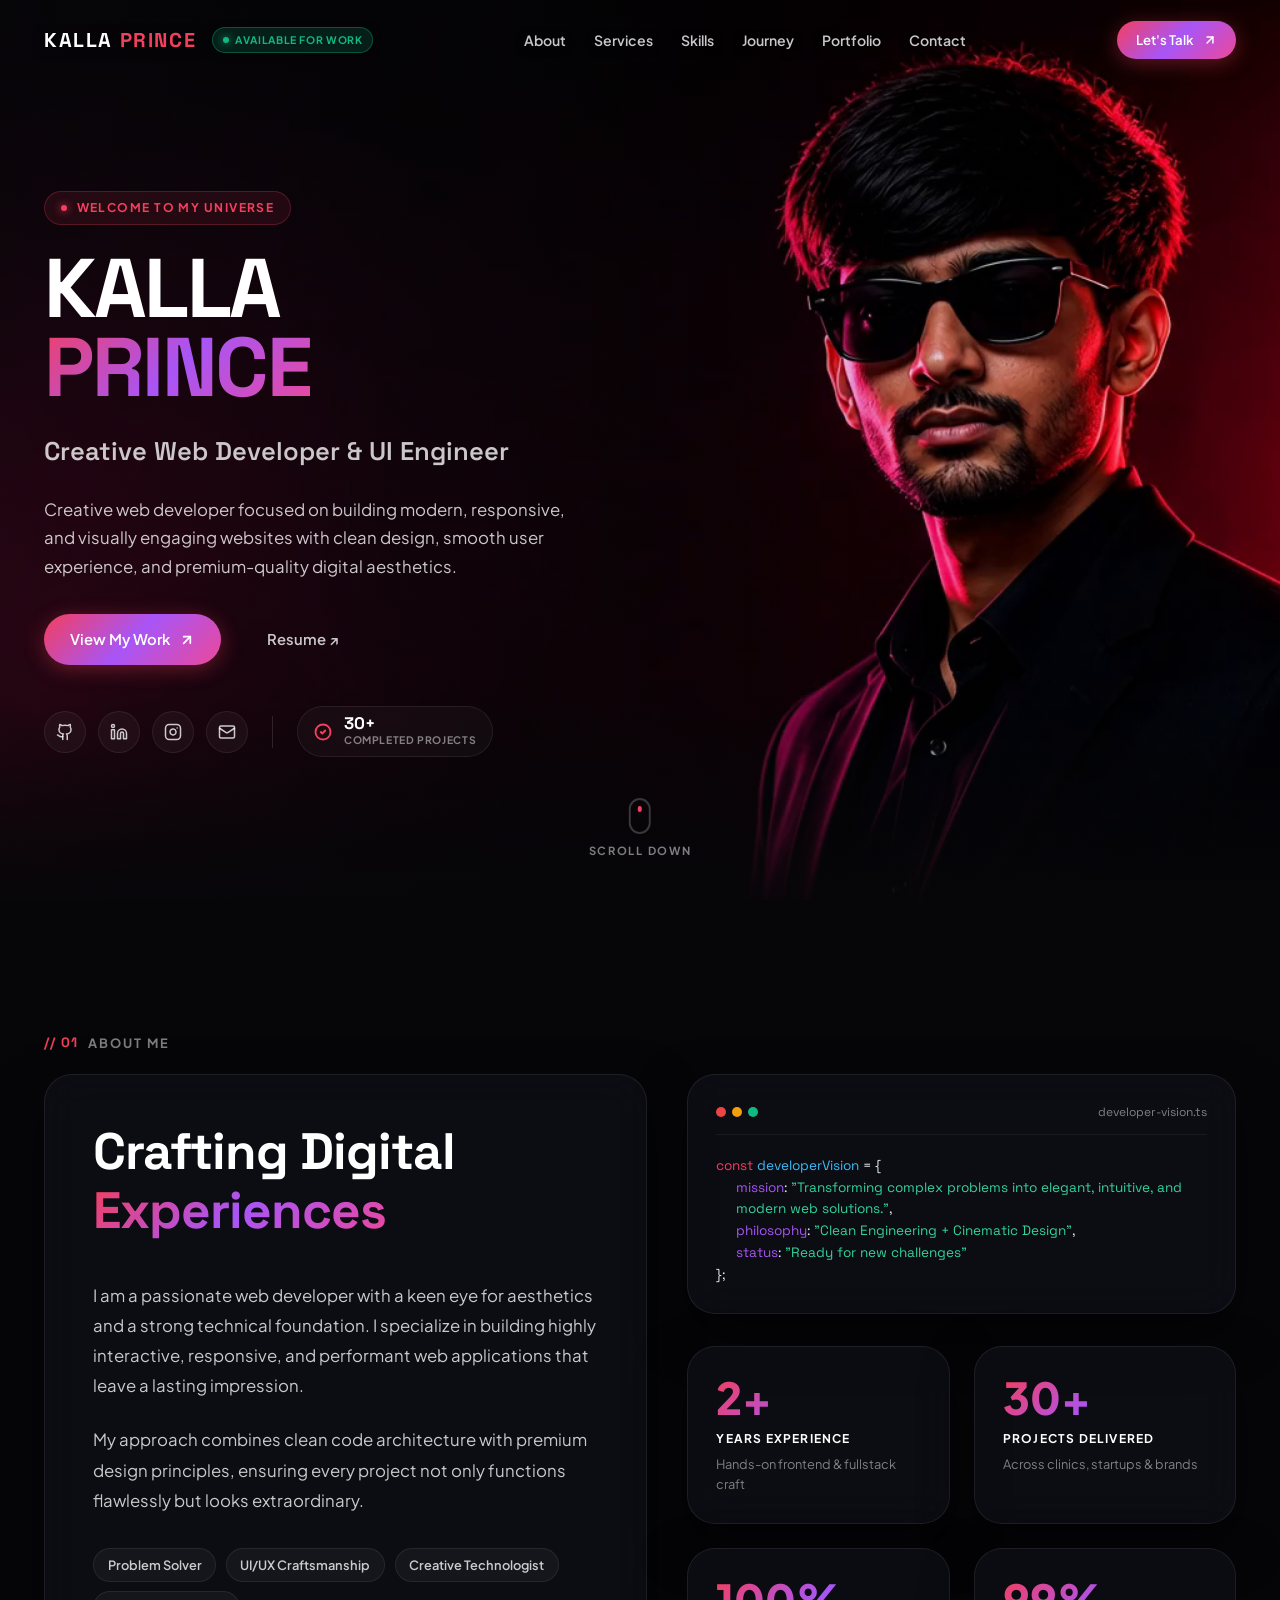
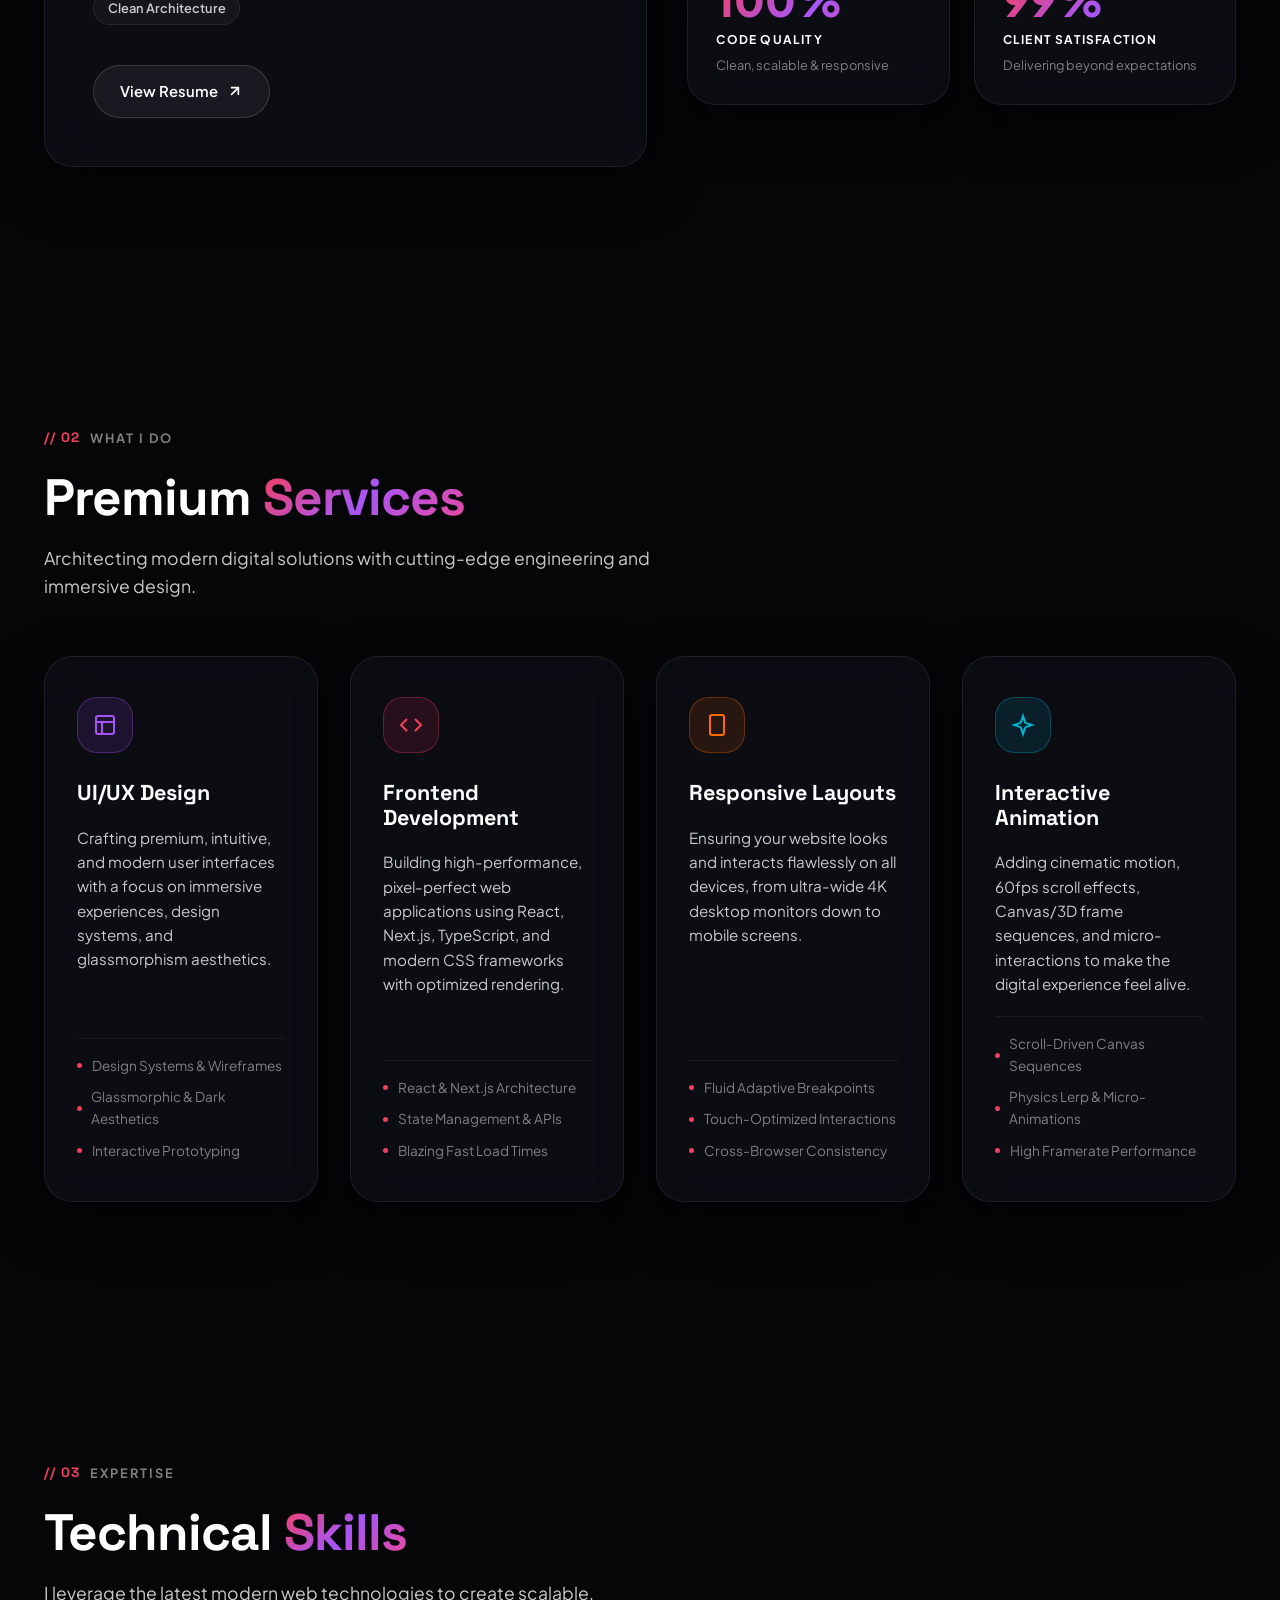
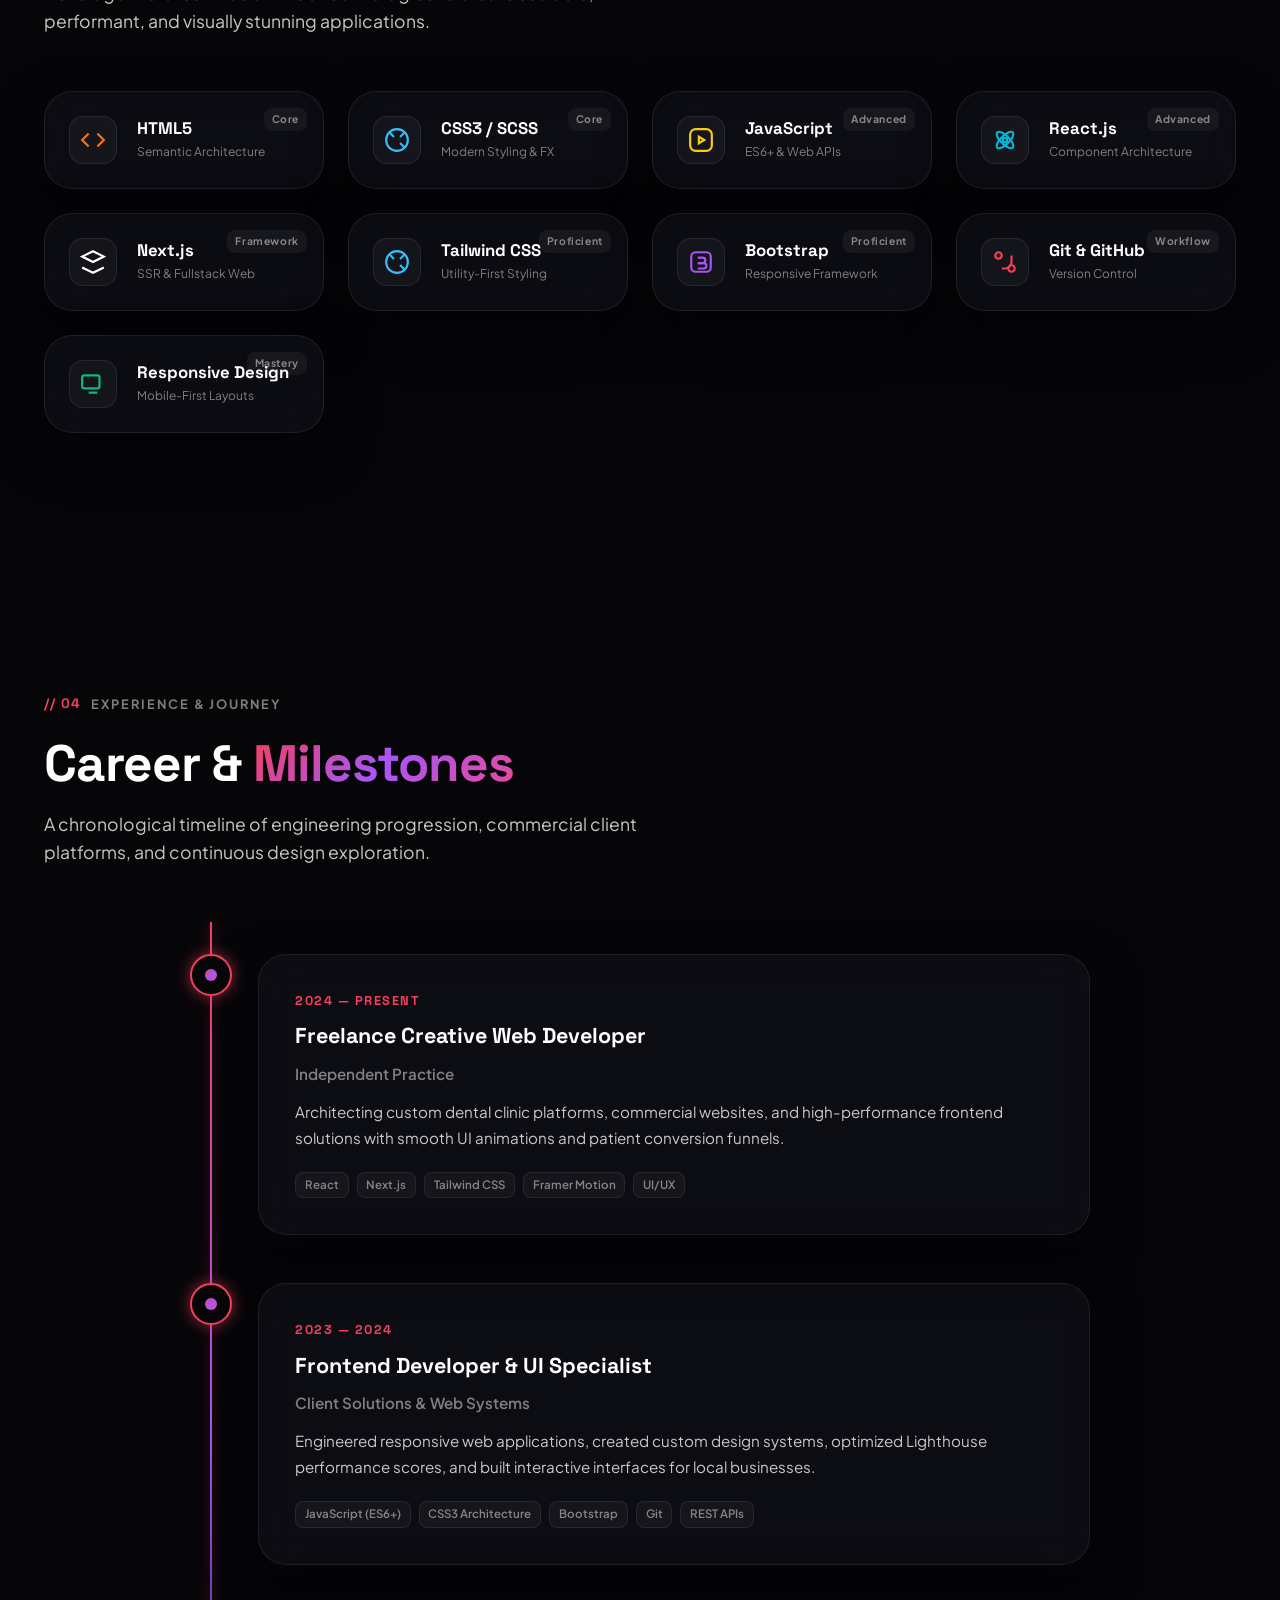
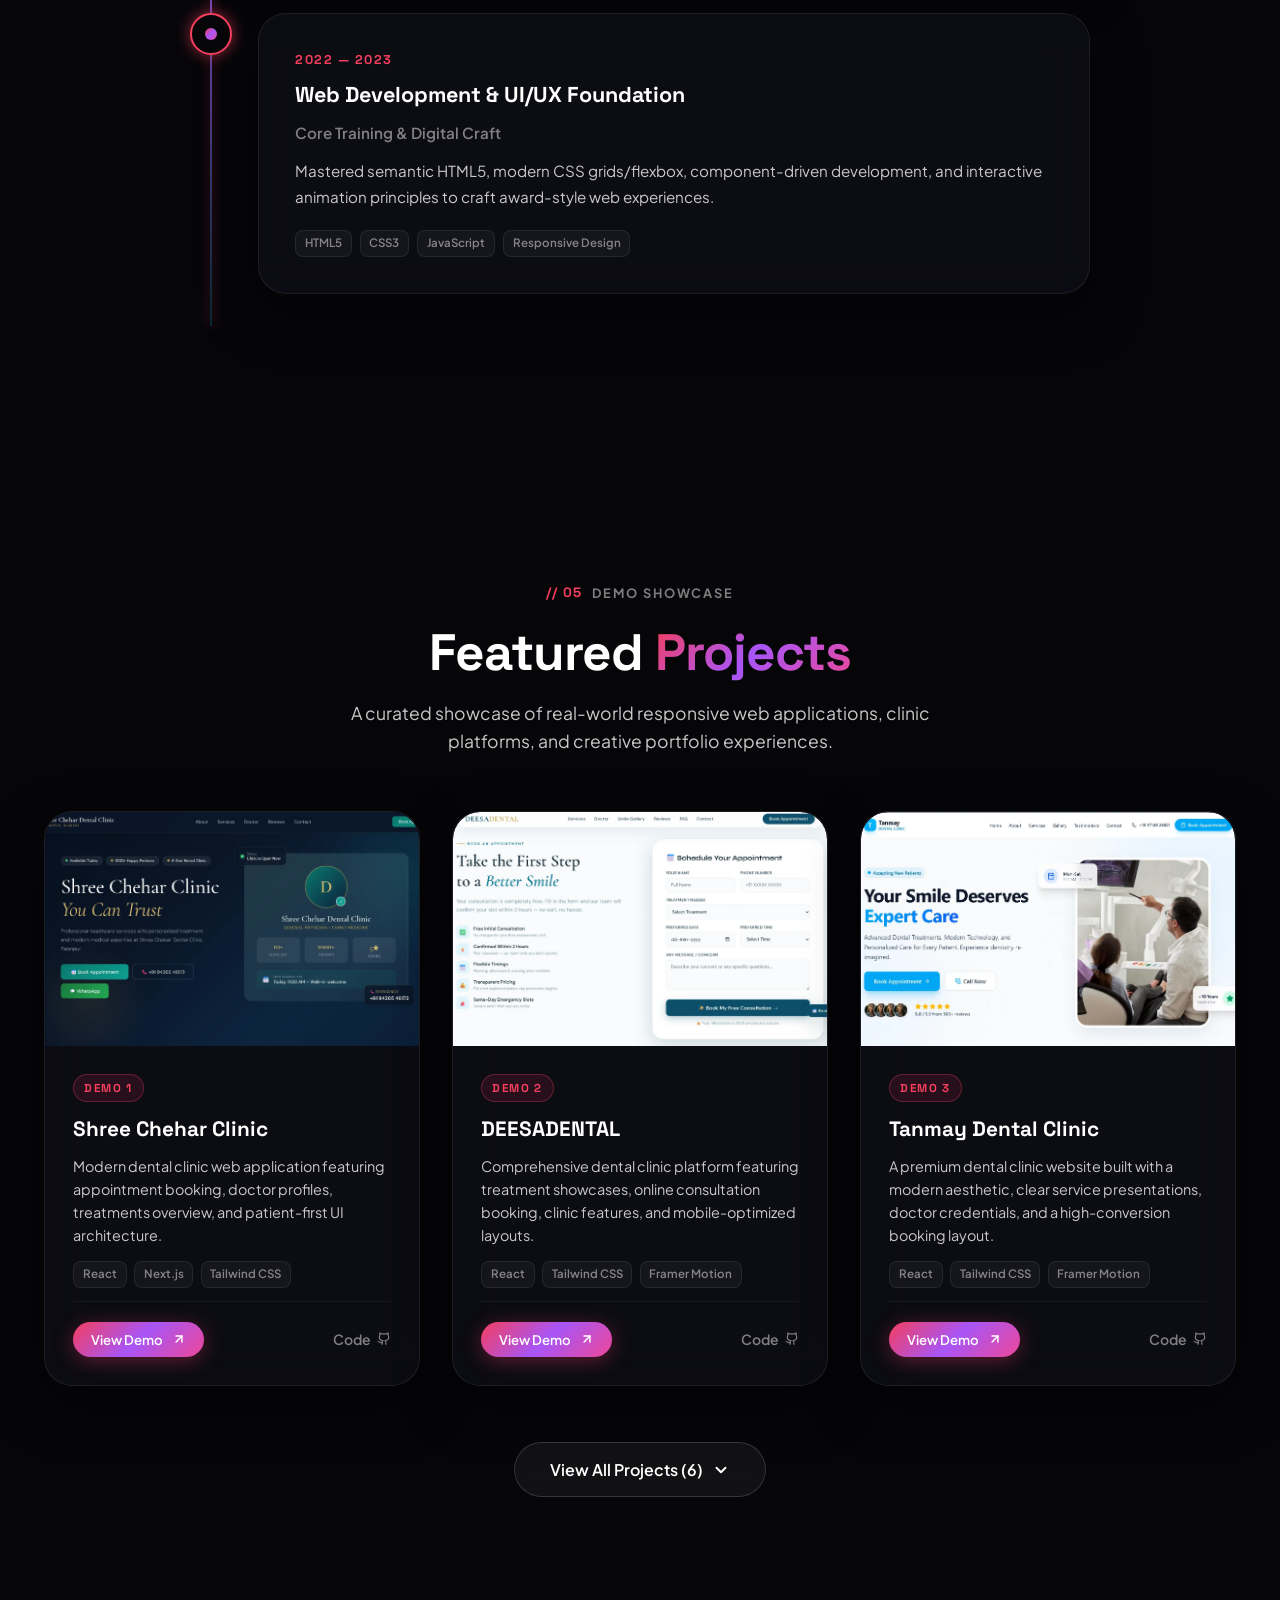
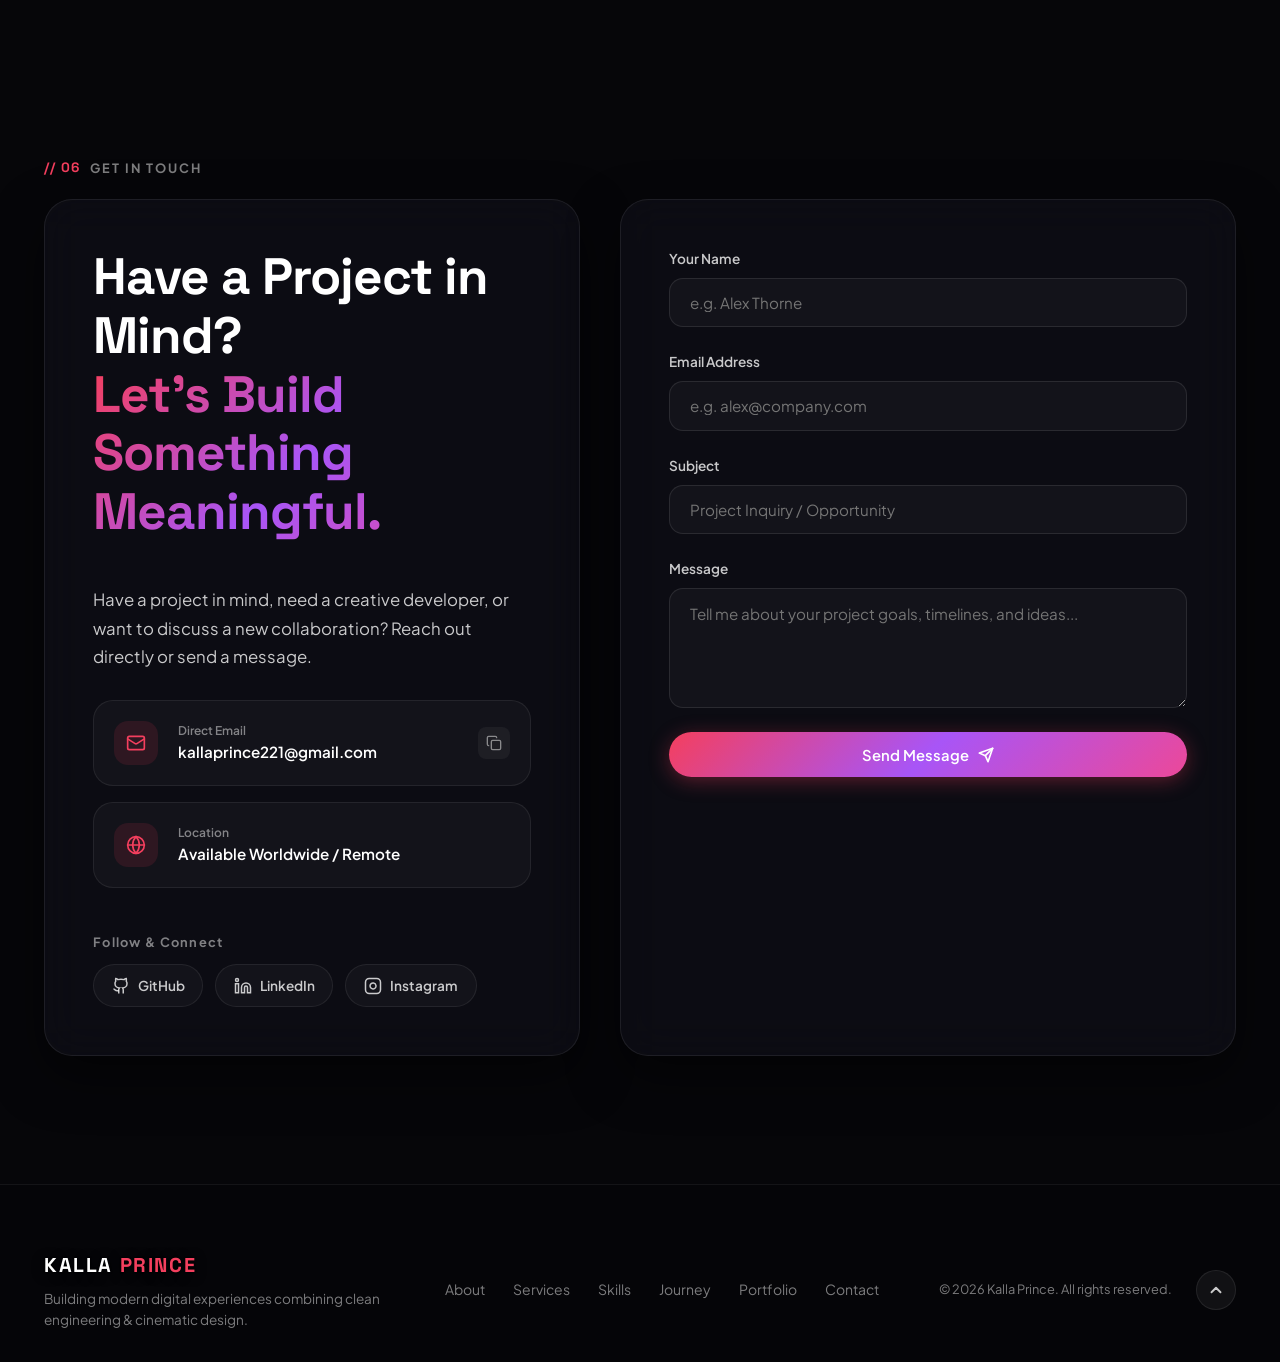
<file: index.html>
<!DOCTYPE html>
<html lang="en">
<head>
  <meta charset="UTF-8">
  <meta name="viewport" content="width=device-width, initial-scale=1.0">
  <title>Kalla Prince — Creative Web Developer & UI Engineer</title>
  <meta name="description" content="Portfolio of Kalla Prince — Creative Web Developer specializing in high-performance, modern, and interactive web applications.">
  
  <!-- Google Fonts -->
  <link rel="preconnect" href="https://fonts.googleapis.com">
  <link rel="preconnect" href="https://fonts.gstatic.com" crossorigin>
  <link href="https://fonts.googleapis.com/css2?family=Plus+Jakarta+Sans:ital,wght@0,300;0,400;0,500;0,600;0,700;0,800;1,400&family=Space+Grotesk:wght@400;500;600;700;800&display=swap" rel="stylesheet">
  
  <!-- CSS Stylesheet -->
  <link rel="stylesheet" href="style.css">
</head>
<body id="top">

  <!-- Custom Cursor -->
  <div class="cursor-dot" id="cursor-dot"></div>
  <div class="cursor-outline" id="cursor-outline"></div>

  <!-- Scroll Progress Indicator -->
  <div class="scroll-progress-container">
    <div class="scroll-progress-bar" id="scroll-progress-bar"></div>
  </div>

  <!-- Preloader Screen -->
  <div id="loader" class="loader">
    <div class="loader-content">
      <div class="loader-brand">
        <span class="brand-text">KALLA <span class="gradient-text">PRINCE</span></span>
      </div>
      <div class="loader-spinner"></div>
      <div class="loader-track">
        <div id="loader-bar" class="loader-bar"></div>
      </div>
      <div class="loader-meta">
        <span class="loader-status">INITIALIZING SCENE</span>
        <span id="loader-percent" class="loader-percent">0%</span>
      </div>
    </div>
  </div>

  <!-- Background 3D Scroll Canvas Engine -->
  <div class="canvas-viewport" aria-hidden="true">
    <canvas id="animation-canvas"></canvas>
    <div class="canvas-overlay"></div>
    <div class="canvas-vignette"></div>
  </div>

  <!-- Fixed Navigation Header -->
  <header class="navbar" id="navbar">
    <div class="nav-container">
      <a href="#top" class="nav-brand">
        <span class="brand-name">KALLA <span class="brand-highlight">PRINCE</span></span>
        <span class="status-indicator">
          <span class="status-dot"></span>
          <span class="status-text">AVAILABLE FOR WORK</span>
        </span>
      </a>

      <!-- Desktop Nav Menu -->
      <nav class="nav-menu" id="nav-menu">
        <a href="#about" class="nav-link">About</a>
        <a href="#services" class="nav-link">Services</a>
        <a href="#skills" class="nav-link">Skills</a>
        <a href="#experience" class="nav-link">Journey</a>
        <a href="#projects" class="nav-link">Portfolio</a>
        <a href="#contact" class="nav-link">Contact</a>
      </nav>

      <!-- Nav Actions -->
      <div class="nav-actions">
        <a href="#contact" class="btn btn-sm btn-primary magnetic-btn">
          <span>Let's Talk</span>
          <svg class="btn-icon" width="14" height="14" viewBox="0 0 24 24" fill="none" stroke="currentColor" stroke-width="2.5" stroke-linecap="round" stroke-linejoin="round"><path d="M7 17L17 7"/><path d="M7 7h10v10"/></svg>
        </a>
        <button class="menu-toggle" id="menu-toggle" aria-label="Toggle navigation menu">
          <span></span>
          <span></span>
          <span></span>
        </button>
      </div>
    </div>
  </header>

  <!-- Mobile Drawer Menu -->
  <div class="mobile-drawer" id="mobile-drawer">
    <div class="drawer-backdrop" id="drawer-backdrop"></div>
    <div class="drawer-content">
      <div class="drawer-header">
        <span class="brand-name">KALLA <span class="brand-highlight">PRINCE</span></span>
        <button class="drawer-close" id="drawer-close" aria-label="Close menu">&times;</button>
      </div>
      <nav class="drawer-nav">
        <a href="#about" class="drawer-link">About</a>
        <a href="#services" class="drawer-link">Services</a>
        <a href="#skills" class="drawer-link">Skills</a>
        <a href="#experience" class="drawer-link">Journey</a>
        <a href="#projects" class="drawer-link">Portfolio</a>
        <a href="#contact" class="drawer-link">Contact</a>
      </nav>
      <div class="drawer-footer">
        <a href="resume.html" target="_blank" rel="noopener noreferrer" class="btn btn-secondary w-full">View Resume ↗</a>
        <div class="drawer-socials">
          <a href="https://github.com/prince8160" target="_blank" rel="noopener noreferrer" aria-label="GitHub">GH</a>
          <a href="https://www.linkedin.com/in/prince-kala-b38754334?utm_source=share_via&utm_content=profile&utm_medium=member_android" target="_blank" rel="noopener noreferrer" aria-label="LinkedIn">IN</a>
          <a href="https://www.instagram.com/prinsu_kalla?igsh=MXRodjJocjl3MG41bw==" target="_blank" rel="noopener noreferrer" aria-label="Instagram">IG</a>
          <a href="mailto:kallaprince221@gmail.com" aria-label="Email">EM</a>
        </div>
      </div>
    </div>
  </div>

  <!-- Main Scrollable Content Container -->
  <main class="page-content" id="page-content">

    <!-- HERO SECTION -->
    <section class="section hero-section" id="hero">
      <div class="container hero-container">
        <div class="hero-content">
          
          <div class="hero-badge">
            <span class="badge-dot"></span>
            <span class="badge-text">WELCOME TO MY UNIVERSE</span>
          </div>

          <h1 class="hero-title">
            KALLA<br>
            <span class="hero-title-accent">PRINCE</span>
          </h1>

          <p class="hero-subtitle">
            Creative Web Developer &amp; UI Engineer
          </p>

          <p class="hero-description">
            Creative web developer focused on building modern, responsive, and visually engaging websites with clean design, smooth user experience, and premium-quality digital aesthetics.
          </p>

          <!-- Hero Action Buttons -->
          <div class="hero-actions">
            <a href="#projects" class="btn btn-primary magnetic-btn">
              <span>View My Work</span>
              <svg class="btn-icon" width="16" height="16" viewBox="0 0 24 24" fill="none" stroke="currentColor" stroke-width="2.5" stroke-linecap="round" stroke-linejoin="round"><path d="M7 17L17 7"/><path d="M7 7h10v10"/></svg>
            </a>
            <a href="resume.html" target="_blank" rel="noopener noreferrer" class="btn btn-ghost magnetic-btn">
              <span>Resume ↗</span>
            </a>
          </div>

          <!-- Social Links & Quick Badge -->
          <div class="hero-footer-meta">
            <div class="social-pills">
              <a href="https://github.com/prince8160" target="_blank" rel="noopener noreferrer" class="social-pill magnetic-btn" aria-label="GitHub">
                <svg width="18" height="18" viewBox="0 0 24 24" fill="none" stroke="currentColor" stroke-width="2" stroke-linecap="round" stroke-linejoin="round"><path d="M15 22v-4a4.8 4.8 0 0 0-1-3.5c3 0 6-2 6-5.5.08-1.25-.27-2.48-1-3.5.28-1.15.28-2.35 0-3.5 0 0-1 0-3 1.5-2.64-.5-5.36-.5-8 0C6 2 5 2 5 2c-.3 1.15-.3 2.35 0 3.5A5.403 5.403 0 0 0 4 9c0 3.5 3 5.5 6 5.5-.39.49-.68 1.05-.85 1.65-.17.6-.22 1.23-.15 1.85v4"/><path d="M9 18c-4.51 2-5-2-7-2"/></svg>
              </a>
              <a href="https://www.linkedin.com/in/prince-kala-b38754334?utm_source=share_via&utm_content=profile&utm_medium=member_android" target="_blank" rel="noopener noreferrer" class="social-pill magnetic-btn" aria-label="LinkedIn">
                <svg width="18" height="18" viewBox="0 0 24 24" fill="none" stroke="currentColor" stroke-width="2" stroke-linecap="round" stroke-linejoin="round"><path d="M16 8a6 6 0 0 1 6 6v7h-4v-7a2 2 0 0 0-2-2 2 2 0 0 0-2 2v7h-4v-7a6 6 0 0 1 6-6z"/><rect width="4" height="12" x="2" y="9"/><circle cx="4" cy="4" r="2"/></svg>
              </a>
              <a href="https://www.instagram.com/prinsu_kalla?igsh=MXRodjJocjl3MG41bw==" target="_blank" rel="noopener noreferrer" class="social-pill magnetic-btn" aria-label="Instagram">
                <svg width="18" height="18" viewBox="0 0 24 24" fill="none" stroke="currentColor" stroke-width="2" stroke-linecap="round" stroke-linejoin="round"><rect width="20" height="20" x="2" y="2" rx="5" ry="5"/><path d="M16 11.37A4 4 0 1 1 12.63 8 4 4 0 0 1 16 11.37z"/><line x1="17.5" x2="17.51" y1="6.5" y2="6.5"/></svg>
              </a>
              <a href="mailto:kallaprince221@gmail.com" class="social-pill magnetic-btn" aria-label="Email">
                <svg width="18" height="18" viewBox="0 0 24 24" fill="none" stroke="currentColor" stroke-width="2" stroke-linecap="round" stroke-linejoin="round"><rect width="20" height="16" x="2" y="4" rx="2"/><path d="m22 7-8.97 5.7a1.94 1.94 0 0 1-2.06 0L2 7"/></svg>
              </a>
            </div>

            <div class="divider-v"></div>

            <div class="stat-badge">
              <div class="stat-badge-icon">
                <svg width="18" height="18" viewBox="0 0 24 24" fill="none" stroke="currentColor" stroke-width="2.5" stroke-linecap="round" stroke-linejoin="round"><path d="M12 22c5.523 0 10-4.477 10-10S17.523 2 12 2 2 6.477 2 12s4.477 10 10 10z"/><path d="m9 12 2 2 4-4"/></svg>
              </div>
              <div class="stat-badge-text">
                <span class="stat-badge-num">30+</span>
                <span class="stat-badge-label">COMPLETED PROJECTS</span>
              </div>
            </div>
          </div>

        </div>
      </div>

      <!-- Scroll Indicator -->
      <a href="#about" class="scroll-indicator" aria-label="Scroll to about section">
        <div class="mouse-icon">
          <div class="mouse-wheel"></div>
        </div>
        <span>SCROLL DOWN</span>
      </a>
    </section>

    <!-- ABOUT SECTION -->
    <section class="section about-section" id="about">
      <div class="container">
        
        <div class="section-tag">
          <span class="tag-number">// 01</span>
          <span class="tag-text">ABOUT ME</span>
        </div>

        <div class="about-grid">
          <!-- Left Column: Story & Philosophy -->
          <div class="about-story glass-panel tilt-card">
            <h2 class="section-heading">
              Crafting Digital <span class="gradient-text">Experiences</span>
            </h2>
            
            <p class="about-text">
              I am a passionate web developer with a keen eye for aesthetics and a strong technical foundation. I specialize in building highly interactive, responsive, and performant web applications that leave a lasting impression.
            </p>

            <p class="about-text">
              My approach combines clean code architecture with premium design principles, ensuring every project not only functions flawlessly but looks extraordinary.
            </p>

            <div class="about-tags">
              <span class="chip">Problem Solver</span>
              <span class="chip">UI/UX Craftsmanship</span>
              <span class="chip">Creative Technologist</span>
              <span class="chip">Clean Architecture</span>
            </div>

            <div class="about-actions">
              <a href="resume.html" target="_blank" rel="noopener noreferrer" class="btn btn-secondary magnetic-btn">
                <span>View Resume</span>
                <svg class="btn-icon" width="16" height="16" viewBox="0 0 24 24" fill="none" stroke="currentColor" stroke-width="2.5" stroke-linecap="round" stroke-linejoin="round"><path d="M7 17L17 7"/><path d="M7 7h10v10"/></svg>
              </a>
            </div>
          </div>

          <!-- Right Column: Stats & Vision Terminal -->
          <div class="about-visual-col">
            
            <!-- Vision Card -->
            <div class="vision-card glass-panel tilt-card">
              <div class="terminal-header">
                <div class="terminal-dots">
                  <span class="dot dot-red"></span>
                  <span class="dot dot-yellow"></span>
                  <span class="dot dot-green"></span>
                </div>
                <span class="terminal-title">developer-vision.ts</span>
              </div>
              <div class="terminal-body">
                <div class="code-line"><span class="code-keyword">const</span> <span class="code-var">developerVision</span> = {</div>
                <div class="code-line indent"><span class="code-prop">mission</span>: <span class="code-str">"Transforming complex problems into elegant, intuitive, and modern web solutions."</span>,</div>
                <div class="code-line indent"><span class="code-prop">philosophy</span>: <span class="code-str">"Clean Engineering + Cinematic Design"</span>,</div>
                <div class="code-line indent"><span class="code-prop">status</span>: <span class="code-str">"Ready for new challenges"</span></div>
                <div class="code-line">};</div>
              </div>
            </div>

            <!-- Stats Counter Grid -->
            <div class="stats-grid">
              <div class="stat-card glass-panel tilt-card">
                <span class="stat-number gradient-text">2+</span>
                <span class="stat-label">YEARS EXPERIENCE</span>
                <span class="stat-sub">Hands-on frontend &amp; fullstack craft</span>
              </div>

              <div class="stat-card glass-panel tilt-card">
                <span class="stat-number gradient-text">30+</span>
                <span class="stat-label">PROJECTS DELIVERED</span>
                <span class="stat-sub">Across clinics, startups &amp; brands</span>
              </div>

              <div class="stat-card glass-panel tilt-card">
                <span class="stat-number gradient-text">100%</span>
                <span class="stat-label">CODE QUALITY</span>
                <span class="stat-sub">Clean, scalable &amp; responsive</span>
              </div>

              <div class="stat-card glass-panel tilt-card">
                <span class="stat-number gradient-text">99%</span>
                <span class="stat-label">CLIENT SATISFACTION</span>
                <span class="stat-sub">Delivering beyond expectations</span>
              </div>
            </div>

          </div>
        </div>

      </div>
    </section>

    <!-- SERVICES SECTION -->
    <section class="section services-section" id="services">
      <div class="container">
        
        <div class="section-tag">
          <span class="tag-number">// 02</span>
          <span class="tag-text">WHAT I DO</span>
        </div>

        <div class="section-header">
          <h2 class="section-heading">
            Premium <span class="gradient-text">Services</span>
          </h2>
          <p class="section-subheading">
            Architecting modern digital solutions with cutting-edge engineering and immersive design.
          </p>
        </div>

        <div class="services-grid" id="services-grid">
          <!-- Rendered dynamically from data.js -->
        </div>

      </div>
    </section>

    <!-- SKILLS SECTION -->
    <section class="section skills-section" id="skills">
      <div class="container">
        
        <div class="section-tag">
          <span class="tag-number">// 03</span>
          <span class="tag-text">EXPERTISE</span>
        </div>

        <div class="section-header">
          <h2 class="section-heading">
            Technical <span class="gradient-text">Skills</span>
          </h2>
          <p class="section-subheading">
            I leverage the latest modern web technologies to create scalable, performant, and visually stunning applications.
          </p>
        </div>

        <div class="skills-grid" id="skills-grid">
          <!-- Rendered dynamically from data.js -->
        </div>

      </div>
    </section>

    <!-- JOURNEY / EXPERIENCE SECTION -->
    <section class="section experience-section" id="experience">
      <div class="container">
        
        <div class="section-tag">
          <span class="tag-number">// 04</span>
          <span class="tag-text">EXPERIENCE &amp; JOURNEY</span>
        </div>

        <div class="section-header">
          <h2 class="section-heading">
            Career &amp; <span class="gradient-text">Milestones</span>
          </h2>
          <p class="section-subheading">
            A chronological timeline of engineering progression, commercial client platforms, and continuous design exploration.
          </p>
        </div>

        <div class="timeline-container">
          <div class="timeline-beam"></div>
          <div class="timeline-track" id="timeline-track">
            <!-- Rendered dynamically from data.js -->
          </div>
        </div>

      </div>
    </section>

    <!-- PROJECTS SECTION -->
    <section class="section projects-section" id="projects">
      <div class="container">
        
        <div class="section-tag section-tag-center">
          <span class="tag-number">// 05</span>
          <span class="tag-text">DEMO SHOWCASE</span>
        </div>

        <div class="section-header section-header-center">
          <h2 class="section-heading">
            Featured <span class="gradient-text">Projects</span>
          </h2>
          <p class="section-subheading">
            A curated showcase of real-world responsive web applications, clinic platforms, and creative portfolio experiences.
          </p>
        </div>

        <!-- Initial 3 Featured Projects Grid -->
        <div class="projects-grid" id="projects-grid">
          <!-- Rendered dynamically from data.js (First 3) -->
        </div>

        <!-- Additional Projects Expandable Drawer (Projects 4, 5, 6) -->
        <div class="projects-expandable-wrap" id="projects-expandable-wrap">
          <div class="projects-grid projects-additional" id="projects-additional">
            <!-- Rendered dynamically from data.js (Remaining 3) -->
          </div>
        </div>

        <!-- View All Projects Toggle Action -->
        <div class="projects-toggle-wrap">
          <button id="view-all-projects-btn" class="btn btn-secondary btn-lg magnetic-btn" aria-label="View all portfolio projects">
            <span id="view-all-btn-text">View All Projects (6)</span>
            <svg id="view-all-btn-icon" class="btn-icon" width="18" height="18" viewBox="0 0 24 24" fill="none" stroke="currentColor" stroke-width="2.5" stroke-linecap="round" stroke-linejoin="round"><path d="m6 9 6 6 6-6"/></svg>
          </button>
        </div>

      </div>
    </section>

    <!-- CONTACT SECTION -->
    <section class="section contact-section" id="contact">
      <div class="container">
        
        <div class="section-tag">
          <span class="tag-number">// 06</span>
          <span class="tag-text">GET IN TOUCH</span>
        </div>

        <div class="contact-grid">
          
          <!-- Contact Details Column -->
          <div class="contact-info glass-panel tilt-card">
            <h2 class="section-heading">
              Have a Project in Mind?<br>
              <span class="gradient-text">Let's Build Something Meaningful.</span>
            </h2>

            <p class="contact-subtext">
              Have a project in mind, need a creative developer, or want to discuss a new collaboration? Reach out directly or send a message.
            </p>

            <div class="contact-cards">
              
              <!-- Direct Email Card with Copy Action -->
              <div class="contact-method-card" id="email-card">
                <div class="method-icon">
                  <svg width="20" height="20" viewBox="0 0 24 24" fill="none" stroke="currentColor" stroke-width="2" stroke-linecap="round" stroke-linejoin="round"><rect width="20" height="16" x="2" y="4" rx="2"/><path d="m22 7-8.97 5.7a1.94 1.94 0 0 1-2.06 0L2 7"/></svg>
                </div>
                <div class="method-info">
                  <span class="method-label">Direct Email</span>
                  <a href="mailto:kallaprince221@gmail.com" class="method-value hover-link">kallaprince221@gmail.com</a>
                </div>
                <button class="copy-email-btn" id="copy-email-btn" title="Copy email address" aria-label="Copy email">
                  <svg width="16" height="16" viewBox="0 0 24 24" fill="none" stroke="currentColor" stroke-width="2" stroke-linecap="round" stroke-linejoin="round"><rect width="14" height="14" x="8" y="8" rx="2" ry="2"/><path d="M4 16c-1.1 0-2-.9-2-2V4c0-1.1.9-2 2-2h10c1.1 0 2 .9 2 2"/></svg>
                  <span class="copy-tooltip" id="copy-tooltip">Copy</span>
                </button>
              </div>

              <!-- Location Card -->
              <div class="contact-method-card">
                <div class="method-icon">
                  <svg width="20" height="20" viewBox="0 0 24 24" fill="none" stroke="currentColor" stroke-width="2" stroke-linecap="round" stroke-linejoin="round"><circle cx="12" cy="12" r="10"/><path d="M12 2a14.5 14.5 0 0 0 0 20 14.5 14.5 0 0 0 0-20"/><path d="M2 12h20"/></svg>
                </div>
                <div class="method-info">
                  <span class="method-label">Location</span>
                  <span class="method-value">Available Worldwide / Remote</span>
                </div>
              </div>

            </div>

            <!-- Social Links Grid -->
            <div class="contact-socials">
              <span class="socials-title">Follow &amp; Connect</span>
              <div class="social-links-row">
                <a href="https://github.com/prince8160" target="_blank" rel="noopener noreferrer" class="social-link-btn magnetic-btn" aria-label="GitHub">
                  <svg width="18" height="18" viewBox="0 0 24 24" fill="none" stroke="currentColor" stroke-width="2"><path d="M15 22v-4a4.8 4.8 0 0 0-1-3.5c3 0 6-2 6-5.5.08-1.25-.27-2.48-1-3.5.28-1.15.28-2.35 0-3.5 0 0-1 0-3 1.5-2.64-.5-5.36-.5-8 0C6 2 5 2 5 2c-.3 1.15-.3 2.35 0 3.5A5.403 5.403 0 0 0 4 9c0 3.5 3 5.5 6 5.5-.39.49-.68 1.05-.85 1.65-.17.6-.22 1.23-.15 1.85v4"/><path d="M9 18c-4.51 2-5-2-7-2"/></svg>
                  <span>GitHub</span>
                </a>
                <a href="https://www.linkedin.com/in/prince-kala-b38754334?utm_source=share_via&utm_content=profile&utm_medium=member_android" target="_blank" rel="noopener noreferrer" class="social-link-btn magnetic-btn" aria-label="LinkedIn">
                  <svg width="18" height="18" viewBox="0 0 24 24" fill="none" stroke="currentColor" stroke-width="2"><path d="M16 8a6 6 0 0 1 6 6v7h-4v-7a2 2 0 0 0-2-2 2 2 0 0 0-2 2v7h-4v-7a6 6 0 0 1 6-6z"/><rect width="4" height="12" x="2" y="9"/><circle cx="4" cy="4" r="2"/></svg>
                  <span>LinkedIn</span>
                </a>
                <a href="https://www.instagram.com/prinsu_kalla?igsh=MXRodjJocjl3MG41bw==" target="_blank" rel="noopener noreferrer" class="social-link-btn magnetic-btn" aria-label="Instagram">
                  <svg width="18" height="18" viewBox="0 0 24 24" fill="none" stroke="currentColor" stroke-width="2"><rect width="20" height="20" x="2" y="2" rx="5" ry="5"/><path d="M16 11.37A4 4 0 1 1 12.63 8 4 4 0 0 1 16 11.37z"/><line x1="17.5" x2="17.51" y1="6.5" y2="6.5"/></svg>
                  <span>Instagram</span>
                </a>
              </div>
            </div>

          </div>

          <!-- Contact Form Column -->
          <div class="contact-form-wrap glass-panel tilt-card">
            <form id="contact-form" class="contact-form" name="contact" method="POST" data-netlify="true" netlify-honeypot="bot-field">
              <!-- Netlify Form Detection & Honeypot -->
              <input type="hidden" name="form-name" value="contact">
              <p style="display: none;">
                <label>Don't fill this out if you're human: <input name="bot-field" tabindex="-1" autocomplete="off"></label>
              </p>

              <div class="form-group">
                <label for="form-name" class="form-label">Your Name</label>
                <input type="text" id="form-name" name="name" class="form-input" placeholder="e.g. Alex Thorne" required>
              </div>

              <div class="form-group">
                <label for="form-email" class="form-label">Email Address</label>
                <input type="email" id="form-email" name="email" class="form-input" placeholder="e.g. alex@company.com" required>
              </div>

              <div class="form-group">
                <label for="form-subject" class="form-label">Subject</label>
                <input type="text" id="form-subject" name="subject" class="form-input" placeholder="Project Inquiry / Opportunity" required>
              </div>

              <div class="form-group">
                <label for="form-message" class="form-label">Message</label>
                <textarea id="form-message" name="message" class="form-textarea" rows="4" placeholder="Tell me about your project goals, timelines, and ideas..." required></textarea>
              </div>

              <button type="submit" class="btn btn-primary w-full magnetic-btn" id="form-submit-btn">
                <span>Send Message</span>
                <svg class="btn-icon" width="16" height="16" viewBox="0 0 24 24" fill="none" stroke="currentColor" stroke-width="2.5" stroke-linecap="round" stroke-linejoin="round"><line x1="22" x2="11" y1="2" y2="13"/><polygon points="22 2 15 22 11 13 2 9 22 2"/></svg>
              </button>

              <div id="form-status" class="form-status" aria-live="polite"></div>
            </form>
          </div>

        </div>

      </div>
    </section>

  </main>

  <!-- FOOTER (Clean & Premium without old legal links) -->
  <footer class="footer">
    <div class="container footer-container">
      <div class="footer-left">
        <a href="#top" class="footer-brand">
          <span class="brand-name">KALLA <span class="brand-highlight">PRINCE</span></span>
        </a>
        <p class="footer-tagline">Building modern digital experiences combining clean engineering &amp; cinematic design.</p>
      </div>

      <div class="footer-nav">
        <a href="#about">About</a>
        <a href="#services">Services</a>
        <a href="#skills">Skills</a>
        <a href="#experience">Journey</a>
        <a href="#projects">Portfolio</a>
        <a href="#contact">Contact</a>
      </div>

      <div class="footer-right">
        <p class="copyright">© 2026 Kalla Prince. All rights reserved.</p>
        <a href="#top" class="back-to-top magnetic-btn" aria-label="Back to top">
          <svg width="18" height="18" viewBox="0 0 24 24" fill="none" stroke="currentColor" stroke-width="2.5" stroke-linecap="round" stroke-linejoin="round"><path d="m18 15-6-6-6 6"/></svg>
        </a>
      </div>
    </div>
  </footer>

  <!-- Scripts: Data Configuration + Core Engine -->
  <script src="data.js"></script>
  <script src="script.js"></script>
</body>
</html>
</file>
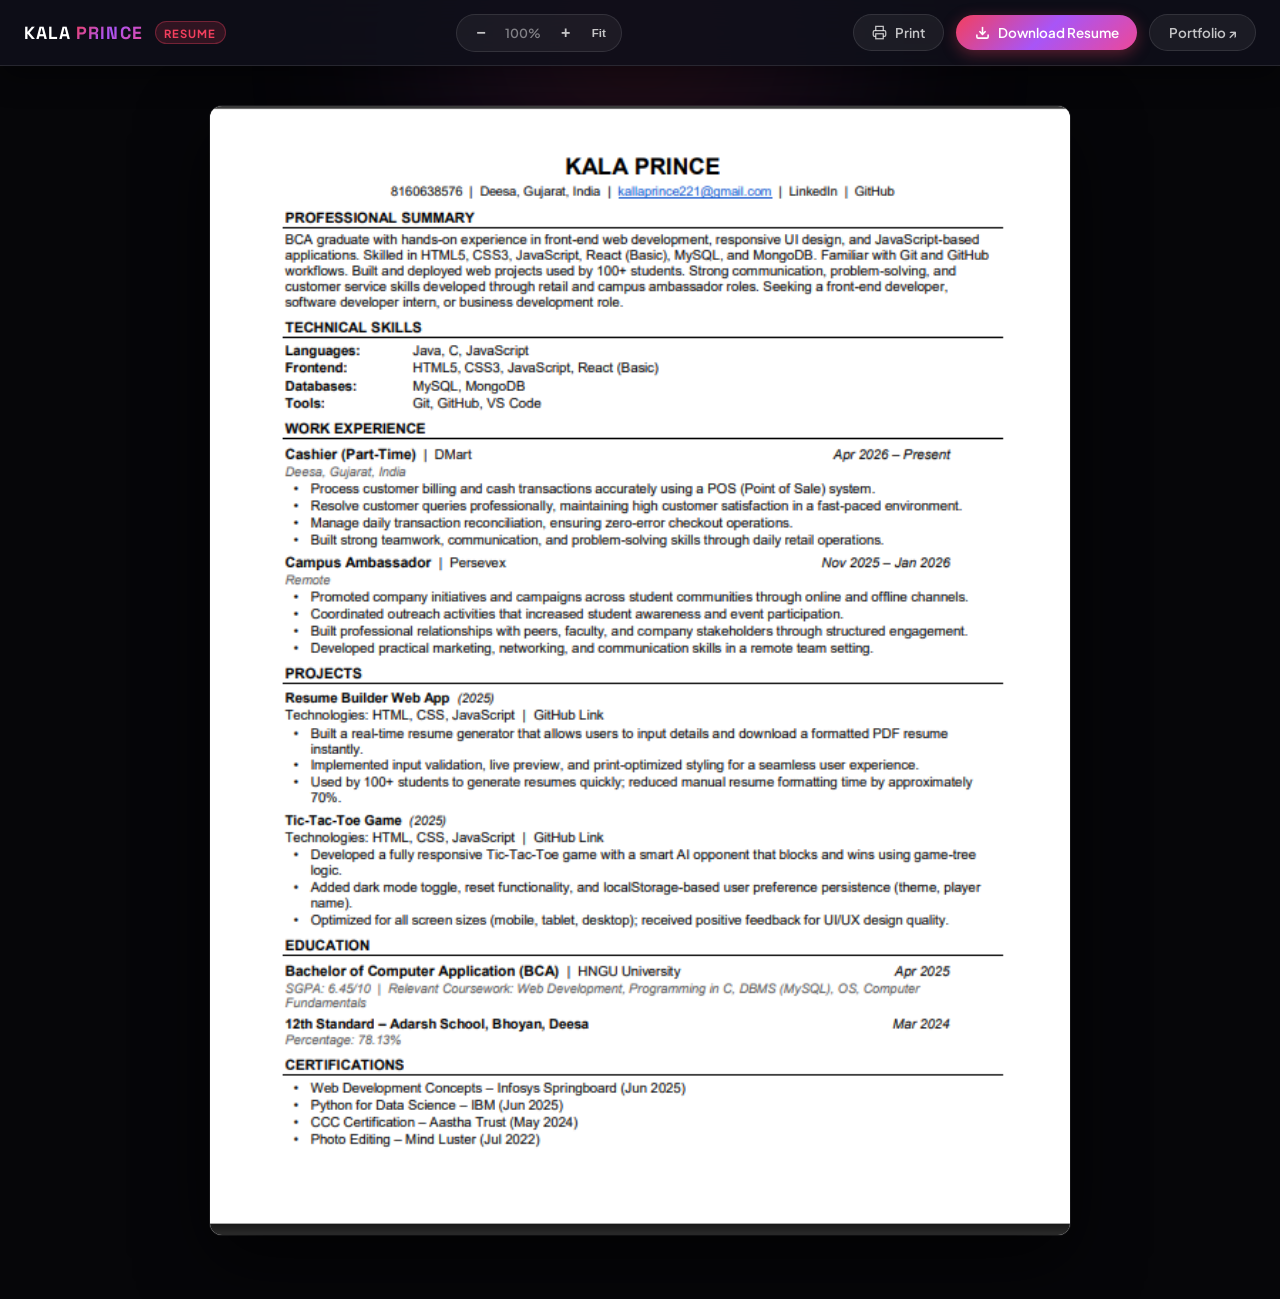
<file: resume.html>
<!DOCTYPE html>
<html lang="en">
<head>
  <meta charset="UTF-8">
  <meta name="viewport" content="width=device-width, initial-scale=1.0">
  <title>Resume — Kala Prince | Creative Web Developer & UI Engineer</title>
  <meta name="description" content="Official Resume of Kala Prince — Creative Web Developer specializing in high-performance frontend web development and UI engineering.">

  <!-- Google Fonts -->
  <link rel="preconnect" href="https://fonts.googleapis.com">
  <link rel="preconnect" href="https://fonts.gstatic.com" crossorigin>
  <link href="https://fonts.googleapis.com/css2?family=Plus+Jakarta+Sans:wght@400;500;600;700;800&family=Space+Grotesk:wght@600;700;800&display=swap" rel="stylesheet">

  <style>
    :root {
      --bg-dark: #060609;
      --bg-surface: rgba(16, 16, 26, 0.85);
      --glass-border: rgba(255, 255, 255, 0.1);
      --primary-pink: #f43f5e;
      --primary-purple: #a855f7;
      --gradient-main: linear-gradient(135deg, #f43f5e 0%, #a855f7 50%, #ec4899 100%);
      --text-primary: #ffffff;
      --text-secondary: rgba(255, 255, 255, 0.75);
      --text-muted: rgba(255, 255, 255, 0.45);
      --font-display: 'Space Grotesk', -apple-system, BlinkMacSystemFont, sans-serif;
      --font-body: 'Plus Jakarta Sans', -apple-system, BlinkMacSystemFont, sans-serif;
      --radius-full: 9999px;
      --radius-md: 12px;
    }

    * {
      margin: 0;
      padding: 0;
      box-sizing: border-box;
    }

    body {
      background-color: var(--bg-dark);
      color: var(--text-primary);
      font-family: var(--font-body);
      min-height: 100vh;
      display: flex;
      flex-direction: column;
      overflow-x: hidden;
      -webkit-font-smoothing: antialiased;
    }

    /* Ambient Background Glow */
    .bg-glow {
      position: fixed;
      top: -150px;
      left: 50%;
      transform: translateX(-50%);
      width: 700px;
      height: 400px;
      background: radial-gradient(circle, rgba(244, 63, 94, 0.15) 0%, rgba(168, 85, 247, 0.08) 50%, transparent 70%);
      filter: blur(80px);
      pointer-events: none;
      z-index: 0;
    }

    /* Top Action Bar */
    .toolbar {
      position: sticky;
      top: 0;
      left: 0;
      right: 0;
      z-index: 100;
      background: var(--bg-surface);
      backdrop-filter: blur(20px);
      -webkit-backdrop-filter: blur(20px);
      border-bottom: 1px solid var(--glass-border);
      padding: 0.85rem 1.5rem;
      display: flex;
      align-items: center;
      justify-content: space-between;
      gap: 1rem;
      box-shadow: 0 10px 30px rgba(0, 0, 0, 0.4);
    }

    .toolbar-brand {
      display: flex;
      align-items: center;
      gap: 0.75rem;
      text-decoration: none;
      color: var(--text-primary);
    }

    .brand-title {
      font-family: var(--font-display);
      font-size: 1.1rem;
      font-weight: 800;
      letter-spacing: 0.06em;
    }

    .brand-title span {
      background: var(--gradient-main);
      -webkit-background-clip: text;
      -webkit-text-fill-color: transparent;
    }

    .badge-resume {
      font-size: 0.7rem;
      font-weight: 700;
      letter-spacing: 0.08em;
      padding: 0.2rem 0.55rem;
      background: rgba(244, 63, 94, 0.15);
      border: 1px solid rgba(244, 63, 94, 0.35);
      border-radius: var(--radius-full);
      color: var(--primary-pink);
    }

    /* Zoom Controls */
    .zoom-controls {
      display: flex;
      align-items: center;
      gap: 0.4rem;
      background: rgba(255, 255, 255, 0.05);
      border: 1px solid var(--glass-border);
      border-radius: var(--radius-full);
      padding: 0.25rem 0.6rem;
    }

    .zoom-btn {
      width: 28px;
      height: 28px;
      border-radius: 50%;
      border: none;
      background: transparent;
      color: var(--text-secondary);
      font-size: 1rem;
      font-weight: 700;
      cursor: pointer;
      display: flex;
      align-items: center;
      justify-content: center;
      transition: all 0.2s ease;
    }

    .zoom-btn:hover {
      background: rgba(255, 255, 255, 0.1);
      color: var(--text-primary);
    }

    .zoom-level {
      font-size: 0.78rem;
      font-weight: 600;
      color: var(--text-muted);
      min-width: 44px;
      text-align: center;
      user-select: none;
    }

    /* Actions */
    .toolbar-actions {
      display: flex;
      align-items: center;
      gap: 0.75rem;
    }

    .btn {
      display: inline-flex;
      align-items: center;
      gap: 0.5rem;
      padding: 0.55rem 1.15rem;
      font-size: 0.84rem;
      font-weight: 600;
      border-radius: var(--radius-full);
      text-decoration: none;
      cursor: pointer;
      border: none;
      transition: all 0.25s ease;
      font-family: inherit;
    }

    .btn-primary {
      background: var(--gradient-main);
      color: #ffffff;
      box-shadow: 0 4px 15px rgba(244, 63, 94, 0.35);
    }

    .btn-primary:hover {
      box-shadow: 0 6px 20px rgba(244, 63, 94, 0.55);
      transform: translateY(-2px);
    }

    .btn-secondary {
      background: rgba(255, 255, 255, 0.06);
      border: 1px solid var(--glass-border);
      color: var(--text-secondary);
    }

    .btn-secondary:hover {
      background: rgba(255, 255, 255, 0.12);
      border-color: rgba(255, 255, 255, 0.25);
      color: var(--text-primary);
      transform: translateY(-2px);
    }

    .btn-icon {
      font-size: 0.9rem;
    }

    /* Resume Document Stage */
    .resume-stage {
      flex: 1;
      display: flex;
      justify-content: center;
      align-items: flex-start;
      padding: 2.5rem 1.5rem 4rem;
      position: relative;
      z-index: 1;
      overflow: auto;
    }

    .resume-wrapper {
      max-width: 860px;
      width: 100%;
      background: #ffffff;
      border-radius: var(--radius-md);
      box-shadow: 0 25px 70px rgba(0, 0, 0, 0.65), 0 0 0 1px rgba(255, 255, 255, 0.1);
      overflow: hidden;
      transition: transform 0.2s cubic-bezier(0.16, 1, 0.3, 1);
      transform-origin: top center;
    }

    .resume-img {
      width: 100%;
      height: auto;
      display: block;
      user-select: none;
      -webkit-user-drag: none;
      image-rendering: auto;
    }

    /* Floating Quick Bar for Mobile */
    .mobile-float-actions {
      display: none;
      position: fixed;
      bottom: 1.25rem;
      left: 50%;
      transform: translateX(-50%);
      z-index: 99;
      gap: 0.6rem;
      background: rgba(14, 14, 22, 0.92);
      backdrop-filter: blur(16px);
      -webkit-backdrop-filter: blur(16px);
      padding: 0.5rem 0.75rem;
      border-radius: var(--radius-full);
      border: 1px solid var(--glass-border);
      box-shadow: 0 10px 30px rgba(0, 0, 0, 0.6);
    }

    /* Responsive */
    @media (max-width: 768px) {
      .toolbar {
        padding: 0.75rem 1rem;
      }

      .zoom-controls {
        display: none;
      }

      .btn-print,
      .btn-back {
        display: none;
      }

      .resume-stage {
        padding: 1.25rem 0.75rem 5rem;
      }

      .resume-wrapper {
        border-radius: 8px;
      }

      .mobile-float-actions {
        display: flex;
      }
    }

    /* Print Stylesheet */
    @media print {
      body {
        background: #ffffff !important;
        color: #000000 !important;
      }

      .toolbar,
      .bg-glow,
      .mobile-float-actions {
        display: none !important;
      }

      .resume-stage {
        padding: 0 !important;
        margin: 0 !important;
      }

      .resume-wrapper {
        max-width: 100% !important;
        box-shadow: none !important;
        border-radius: 0 !important;
        transform: none !important;
      }

      .resume-img {
        width: 100% !important;
      }
    }
  </style>
</head>
<body>

  <!-- Ambient Glow -->
  <div class="bg-glow" aria-hidden="true"></div>

  <!-- Header Action Bar -->
  <header class="toolbar">
    <a href="index.html" class="toolbar-brand" title="Back to Portfolio">
      <span class="brand-title">KALA <span>PRINCE</span></span>
      <span class="badge-resume">RESUME</span>
    </a>

    <!-- Interactive Zoom Controls -->
    <div class="zoom-controls" aria-label="Zoom Controls">
      <button class="zoom-btn" id="zoom-out" title="Zoom Out" aria-label="Zoom Out">−</button>
      <span class="zoom-level" id="zoom-level">100%</span>
      <button class="zoom-btn" id="zoom-in" title="Zoom In" aria-label="Zoom In">+</button>
      <button class="zoom-btn" id="zoom-reset" title="Reset Zoom" aria-label="Reset Zoom" style="font-size: 0.72rem; width: auto; padding: 0 0.35rem;">Fit</button>
    </div>

    <!-- Toolbar Action Buttons -->
    <div class="toolbar-actions">
      <button class="btn btn-secondary btn-print" onclick="window.print()" title="Print Resume">
        <svg width="15" height="15" viewBox="0 0 24 24" fill="none" stroke="currentColor" stroke-width="2"><polyline points="6 9 6 2 18 2 18 9"/><path d="M6 18H4a2 2 0 0 1-2-2v-5a2 2 0 0 1 2-2h16a2 2 0 0 1 2 2v5a2 2 0 0 1-2 2h-2"/><rect width="12" height="8" x="6" y="14"/></svg>
        <span>Print</span>
      </button>

      <a href="assets/Resume.png" download="Kala_Prince_Resume.png" class="btn btn-primary" title="Download Resume Image">
        <svg width="15" height="15" viewBox="0 0 24 24" fill="none" stroke="currentColor" stroke-width="2.5"><path d="M21 15v4a2 2 0 0 1-2 2H5a2 2 0 0 1-2-2v-4"/><polyline points="7 10 12 15 17 10"/><line x1="12" x2="12" y1="15" y2="3"/></svg>
        <span>Download Resume</span>
      </a>

      <a href="index.html" class="btn btn-secondary btn-back" title="Back to Portfolio">
        <span>Portfolio ↗</span>
      </a>
    </div>
  </header>

  <!-- Main Resume Canvas / Document Stage -->
  <main class="resume-stage" id="resume-stage">
    <div class="resume-wrapper" id="resume-wrapper">
      <img src="assets/Resume.png" alt="Kala Prince — Official Resume" class="resume-img" id="resume-img">
    </div>
  </main>

  <!-- Mobile Quick Action Floating Bar -->
  <div class="mobile-float-actions" aria-label="Mobile Actions">
    <a href="assets/Resume.png" download="Kala_Prince_Resume.png" class="btn btn-primary btn-sm">
      <svg width="14" height="14" viewBox="0 0 24 24" fill="none" stroke="currentColor" stroke-width="2.5"><path d="M21 15v4a2 2 0 0 1-2 2H5a2 2 0 0 1-2-2v-4"/><polyline points="7 10 12 15 17 10"/><line x1="12" x2="12" y1="15" y2="3"/></svg>
      <span>Download Resume</span>
    </a>
    <a href="index.html" class="btn btn-secondary btn-sm">
      <span>Back</span>
    </a>
  </div>

  <!-- Zoom & Pan Logic -->
  <script>
    (() => {
      let scale = 1;
      const minScale = 0.6;
      const maxScale = 2.2;
      const step = 0.15;

      const wrapper = document.getElementById('resume-wrapper');
      const zoomLevelText = document.getElementById('zoom-level');
      const zoomInBtn = document.getElementById('zoom-in');
      const zoomOutBtn = document.getElementById('zoom-out');
      const zoomResetBtn = document.getElementById('zoom-reset');

      function updateScale(newScale) {
        scale = Math.max(minScale, Math.min(maxScale, newScale));
        wrapper.style.transform = `scale(${scale})`;
        zoomLevelText.textContent = `${Math.round(scale * 100)}%`;
      }

      zoomInBtn?.addEventListener('click', () => updateScale(scale + step));
      zoomOutBtn?.addEventListener('click', () => updateScale(scale - step));
      zoomResetBtn?.addEventListener('click', () => updateScale(1));

      // Mouse Wheel Zoom with Ctrl Key
      window.addEventListener('wheel', (e) => {
        if (e.ctrlKey) {
          e.preventDefault();
          if (e.deltaY < 0) {
            updateScale(scale + 0.1);
          } else {
            updateScale(scale - 0.1);
          }
        }
      }, { passive: false });
    })();
  </script>

</body>
</html>
</file>
<file: style.css>
/* ==========================================================================
   KALLA PRINCE — LUXURY CREATIVE DEVELOPER PORTFOLIO STYLES
   ========================================================================== */

/* --- CSS Variables & Design Tokens --- */
:root {
  --bg-dark: #060609;
  --bg-surface: rgba(16, 16, 26, 0.65);
  --bg-surface-hover: rgba(26, 26, 40, 0.85);
  --bg-surface-active: rgba(36, 36, 56, 0.95);
  
  --glass-border: rgba(255, 255, 255, 0.08);
  --glass-border-hover: rgba(244, 63, 94, 0.4);
  --glass-border-cyan: rgba(6, 182, 212, 0.4);
  
  --primary-pink: #f43f5e;
  --primary-purple: #a855f7;
  --primary-orange: #ff6b00;
  --primary-cyan: #06b6d4;
  --primary-emerald: #10b981;
  
  --gradient-main: linear-gradient(135deg, #f43f5e 0%, #a855f7 50%, #ec4899 100%);
  --gradient-cyan: linear-gradient(135deg, #06b6d4 0%, #3b82f6 100%);
  --gradient-text: linear-gradient(135deg, #ffffff 30%, #f43f5e 80%, #a855f7 100%);
  --gradient-glow: linear-gradient(135deg, rgba(244, 63, 94, 0.25), rgba(168, 85, 247, 0.25));
  
  --text-primary: #ffffff;
  --text-secondary: rgba(255, 255, 255, 0.78);
  --text-muted: rgba(255, 255, 255, 0.48);
  
  --font-display: 'Space Grotesk', -apple-system, BlinkMacSystemFont, sans-serif;
  --font-body: 'Plus Jakarta Sans', -apple-system, BlinkMacSystemFont, 'Segoe UI', Roboto, sans-serif;
  
  --container-width: 1240px;
  --header-height: 80px;
  --radius-sm: 8px;
  --radius-md: 14px;
  --radius-lg: 20px;
  --radius-xl: 28px;
  --radius-full: 9999px;
  
  --shadow-glass: 0 20px 50px rgba(0, 0, 0, 0.5);
  --shadow-glow-pink: 0 0 30px rgba(244, 63, 94, 0.35);
  --shadow-glow-purple: 0 0 30px rgba(168, 85, 247, 0.35);
}

/* --- Global Reset & Box Sizing --- */
*,
*::before,
*::after {
  margin: 0;
  padding: 0;
  box-sizing: border-box;
}

html {
  font-size: 16px;
  scroll-behavior: smooth;
  background-color: var(--bg-dark);
  color: var(--text-primary);
  font-family: var(--font-body);
  overflow-x: hidden;
  scrollbar-width: thin;
  scrollbar-color: rgba(244, 63, 94, 0.4) var(--bg-dark);
}

body {
  width: 100%;
  min-height: 100%;
  background-color: var(--bg-dark);
  color: var(--text-primary);
  overflow-x: hidden;
  line-height: 1.6;
  -webkit-font-smoothing: antialiased;
  -moz-osx-font-smoothing: grayscale;
}

/* Webkit Scrollbar */
::-webkit-scrollbar {
  width: 6px;
}
::-webkit-scrollbar-track {
  background: var(--bg-dark);
}
::-webkit-scrollbar-thumb {
  background: linear-gradient(180deg, var(--primary-pink), var(--primary-purple));
  border-radius: var(--radius-full);
}

/* Base Typography */
h1, h2, h3, h4, h5, h6 {
  font-family: var(--font-display);
  font-weight: 700;
  line-height: 1.15;
  color: var(--text-primary);
}

a {
  color: inherit;
  text-decoration: none;
  transition: all 0.25s ease;
}

button {
  border: none;
  outline: none;
  background: none;
  cursor: pointer;
  font-family: inherit;
}

img {
  max-width: 100%;
  height: auto;
  display: block;
}

/* --- Container Utility --- */
.container {
  width: 100%;
  max-width: var(--container-width);
  margin-left: auto;
  margin-right: auto;
  padding-left: 1.5rem;
  padding-right: 1.5rem;
}

.gradient-text {
  background: var(--gradient-main);
  -webkit-background-clip: text;
  -webkit-text-fill-color: transparent;
  display: inline-block;
}

/* --- Custom Morphing Cursor --- */
.cursor-dot {
  position: fixed;
  top: 0;
  left: 0;
  width: 8px;
  height: 8px;
  background: var(--primary-pink);
  border-radius: 50%;
  pointer-events: none;
  z-index: 10000;
  transform: translate(-50%, -50%);
  transition: opacity 0.2s ease, transform 0.05s linear;
  box-shadow: 0 0 10px var(--primary-pink);
}

.cursor-outline {
  position: fixed;
  top: 0;
  left: 0;
  width: 38px;
  height: 38px;
  border: 1.5px solid rgba(244, 63, 94, 0.5);
  border-radius: 50%;
  pointer-events: none;
  z-index: 9999;
  transform: translate(-50%, -50%);
  display: flex;
  align-items: center;
  justify-content: center;
  transition: width 0.3s cubic-bezier(0.16, 1, 0.3, 1), 
              height 0.3s cubic-bezier(0.16, 1, 0.3, 1), 
              border-radius 0.3s cubic-bezier(0.16, 1, 0.3, 1),
              background 0.3s ease, 
              border-color 0.3s ease, 
              transform 0.12s ease-out;
}



/* Hide custom cursor on touch screens */
@media (hover: none) and (pointer: coarse) {
  .cursor-dot,
  .cursor-outline {
    display: none !important;
  }
}

/* --- Scroll Progress Bar --- */
.scroll-progress-container {
  position: fixed;
  top: 0;
  left: 0;
  width: 100%;
  height: 3px;
  z-index: 9000;
  background: transparent;
}

.scroll-progress-bar {
  height: 100%;
  width: 0%;
  background: var(--gradient-main);
  box-shadow: 0 0 10px rgba(244, 63, 94, 0.8);
  transition: width 0.08s linear;
}

/* --- Preloader --- */
.loader {
  position: fixed;
  inset: 0;
  z-index: 99999;
  background-color: var(--bg-dark);
  display: flex;
  align-items: center;
  justify-content: center;
  transition: opacity 0.8s cubic-bezier(0.16, 1, 0.3, 1), visibility 0.8s ease;
}

.loader.loaded {
  opacity: 0;
  visibility: hidden;
  pointer-events: none;
}

.loader-content {
  display: flex;
  flex-direction: column;
  align-items: center;
  gap: 1.5rem;
  width: min(340px, 85vw);
}

.loader-brand .brand-text {
  font-family: var(--font-display);
  font-size: 1.5rem;
  font-weight: 800;
  letter-spacing: 0.1em;
}

.loader-spinner {
  width: 52px;
  height: 52px;
  border-radius: 50%;
  border: 2px solid rgba(244, 63, 94, 0.12);
  border-top-color: var(--primary-pink);
  border-right-color: var(--primary-purple);
  animation: spin 1s linear infinite;
  box-shadow: 0 0 25px rgba(244, 63, 94, 0.3);
}

@keyframes spin {
  to { transform: rotate(360deg); }
}

.loader-track {
  width: 100%;
  height: 4px;
  background: rgba(255, 255, 255, 0.06);
  border-radius: var(--radius-full);
  overflow: hidden;
}

.loader-bar {
  height: 100%;
  width: 0%;
  background: var(--gradient-main);
  border-radius: var(--radius-full);
  box-shadow: 0 0 15px rgba(244, 63, 94, 0.9);
  transition: width 0.15s ease-out;
}

.loader-meta {
  display: flex;
  justify-content: space-between;
  width: 100%;
  font-size: 0.75rem;
  font-weight: 600;
  letter-spacing: 0.1em;
  color: var(--text-muted);
}

/* --- Fixed 3D Canvas Background Layer --- */
.canvas-viewport {
  position: fixed;
  inset: 0;
  width: 100vw;
  height: 100vh;
  z-index: 0;
  pointer-events: none;
  overflow: visible;
}

#animation-canvas {
  display: block;
  width: 100%;
  height: 100%;
  object-fit: cover;
}

.canvas-overlay {
  position: absolute;
  inset: 0;
  background: linear-gradient(
    90deg,
    rgba(6, 6, 9, 0.82) 0%,
    rgba(6, 6, 9, 0.45) 40%,
    rgba(6, 6, 9, 0.05) 68%,
    transparent 100%
  );
  pointer-events: none;
}

.canvas-vignette {
  position: absolute;
  inset: 0;
  background: linear-gradient(
    180deg,
    transparent 0%,
    transparent 78%,
    rgba(6, 6, 9, 0.95) 100%
  );
  pointer-events: none;
}

/* --- Navigation Header --- */
.navbar {
  position: fixed;
  top: 0;
  left: 0;
  width: 100%;
  height: var(--header-height);
  z-index: 1000;
  display: flex;
  align-items: center;
  transition: transform 0.35s ease;
  /* 100% Transparent Header — Floating cleanly above the 3D canvas */
  background: transparent !important;
  background-color: transparent !important;
  backdrop-filter: none !important;
  -webkit-backdrop-filter: none !important;
  border: none !important;
  border-bottom: none !important;
  box-shadow: none !important;
}

.navbar.scrolled {
  background: transparent !important;
  background-color: transparent !important;
  backdrop-filter: none !important;
  -webkit-backdrop-filter: none !important;
  border: none !important;
  border-bottom: none !important;
  box-shadow: none !important;
  height: var(--header-height);
}

.nav-container {
  display: flex;
  align-items: center;
  justify-content: space-between;
  width: 100%;
  max-width: var(--container-width);
  margin-left: auto;
  margin-right: auto;
  padding-left: 1.5rem;
  padding-right: 1.5rem;
}

.nav-brand {
  display: flex;
  align-items: center;
  gap: 1rem;
}

.brand-name {
  font-family: var(--font-display);
  font-size: 1.25rem;
  font-weight: 800;
  letter-spacing: 0.08em;
  color: var(--text-primary);
  text-shadow: 0 2px 12px rgba(0, 0, 0, 0.9), 0 0 2px rgba(0, 0, 0, 1);
}

.brand-highlight {
  color: var(--primary-pink);
}

.status-indicator {
  display: flex;
  align-items: center;
  gap: 0.4rem;
  padding: 0.25rem 0.6rem;
  background: rgba(16, 185, 129, 0.15);
  border: 1px solid rgba(16, 185, 129, 0.35);
  border-radius: var(--radius-full);
  box-shadow: 0 2px 8px rgba(0, 0, 0, 0.5);
}

.status-dot {
  width: 6px;
  height: 6px;
  background: var(--primary-emerald);
  border-radius: 50%;
  box-shadow: 0 0 8px var(--primary-emerald);
  animation: pulse 2s infinite;
}

@keyframes pulse {
  0%, 100% { opacity: 1; transform: scale(1); }
  50% { opacity: 0.4; transform: scale(0.85); }
}

.status-text {
  font-size: 0.65rem;
  font-weight: 700;
  letter-spacing: 0.06em;
  color: var(--primary-emerald);
}

.nav-menu {
  display: flex;
  align-items: center;
  gap: 1.75rem;
}

.nav-link {
  font-size: 0.88rem;
  font-weight: 600;
  color: var(--text-secondary);
  position: relative;
  padding: 0.5rem 0;
  text-shadow: 0 2px 10px rgba(0, 0, 0, 0.9), 0 0 2px rgba(0, 0, 0, 1);
}

.nav-link:hover,
.nav-link.active {
  color: var(--text-primary);
  text-shadow: 0 0 12px rgba(244, 63, 94, 0.8), 0 2px 10px rgba(0, 0, 0, 0.9);
}

.nav-link::after {
  content: '';
  position: absolute;
  bottom: 0;
  left: 0;
  width: 0%;
  height: 2px;
  background: var(--gradient-main);
  transition: width 0.25s ease;
  border-radius: 2px;
}

.nav-link:hover::after,
.nav-link.active::after {
  width: 100%;
}

.nav-actions {
  display: flex;
  align-items: center;
  gap: 1rem;
}

.menu-toggle {
  display: none;
  flex-direction: column;
  gap: 5px;
  width: 32px;
  height: 32px;
  justify-content: center;
  align-items: center;
}

.menu-toggle span {
  display: block;
  width: 22px;
  height: 2px;
  background: var(--text-primary);
  border-radius: 2px;
  transition: all 0.3s ease;
}

/* --- Mobile Drawer --- */
.mobile-drawer {
  position: fixed;
  inset: 0;
  z-index: 2000;
  visibility: hidden;
  opacity: 0;
  transition: all 0.35s ease;
}

.mobile-drawer.open {
  visibility: visible;
  opacity: 1;
}

.drawer-backdrop {
  position: absolute;
  inset: 0;
  background: rgba(0, 0, 0, 0.8);
  backdrop-filter: blur(10px);
}

.drawer-content {
  position: absolute;
  top: 0;
  right: 0;
  width: min(320px, 80vw);
  height: 100%;
  background: rgba(14, 14, 22, 0.96);
  border-left: 1px solid var(--glass-border);
  padding: 2rem;
  display: flex;
  flex-direction: column;
  justify-content: space-between;
  transform: translateX(100%);
  transition: transform 0.35s cubic-bezier(0.16, 1, 0.3, 1);
}

.mobile-drawer.open .drawer-content {
  transform: translateX(0);
}

.drawer-header {
  display: flex;
  align-items: center;
  justify-content: space-between;
}

.drawer-close {
  font-size: 2rem;
  color: var(--text-muted);
}

.drawer-nav {
  display: flex;
  flex-direction: column;
  gap: 1.5rem;
  margin-top: 2rem;
}

.drawer-link {
  font-family: var(--font-display);
  font-size: 1.35rem;
  font-weight: 600;
  color: var(--text-secondary);
}

.drawer-link:hover {
  color: var(--primary-pink);
}

.drawer-footer {
  display: flex;
  flex-direction: column;
  gap: 1.25rem;
}

.drawer-socials {
  display: flex;
  gap: 1rem;
  justify-content: center;
}

.drawer-socials a {
  width: 40px;
  height: 40px;
  border-radius: 50%;
  background: rgba(255, 255, 255, 0.05);
  border: 1px solid var(--glass-border);
  display: flex;
  align-items: center;
  justify-content: center;
  font-size: 0.8rem;
  font-weight: 700;
  color: var(--text-secondary);
}

/* --- Buttons & UI Elements --- */
.btn {
  display: inline-flex;
  align-items: center;
  justify-content: center;
  gap: 0.6rem;
  padding: 0.85rem 1.6rem;
  font-size: 0.925rem;
  font-weight: 600;
  border-radius: var(--radius-full);
  transition: all 0.3s cubic-bezier(0.16, 1, 0.3, 1);
  position: relative;
  overflow: hidden;
  cursor: pointer;
}

.btn-sm {
  padding: 0.55rem 1.2rem;
  font-size: 0.825rem;
}

.btn-lg {
  padding: 1rem 2.2rem;
  font-size: 1rem;
}

.btn-primary {
  background: var(--gradient-main);
  color: #ffffff;
  box-shadow: 0 4px 20px rgba(244, 63, 94, 0.35);
}

.btn-primary:hover {
  box-shadow: 0 6px 25px rgba(244, 63, 94, 0.55);
  transform: translateY(-2px);
}

.btn-secondary {
  background: rgba(255, 255, 255, 0.05);
  color: var(--text-primary);
  border: 1px solid rgba(255, 255, 255, 0.15);
  backdrop-filter: blur(12px);
}

.btn-secondary:hover {
  background: rgba(255, 255, 255, 0.1);
  border-color: rgba(255, 255, 255, 0.3);
  transform: translateY(-2px);
}

.btn-ghost {
  background: transparent;
  color: var(--text-secondary);
  border: 1px solid transparent;
}

.btn-ghost:hover {
  color: var(--text-primary);
  border-color: var(--glass-border);
  background: rgba(255, 255, 255, 0.04);
}

.btn-icon {
  transition: transform 0.25s ease;
}

.btn:hover .btn-icon {
  transform: translateX(3px);
}

.w-full {
  width: 100%;
}

/* Glass Panel Base */
.glass-panel {
  background: var(--bg-surface);
  border: 1px solid var(--glass-border);
  backdrop-filter: blur(20px);
  -webkit-backdrop-filter: blur(20px);
  border-radius: var(--radius-xl);
  box-shadow: var(--shadow-glass);
  transition: border-color 0.3s ease, transform 0.3s ease, box-shadow 0.3s ease;
}

.glass-panel:hover {
  border-color: var(--glass-border-hover);
  box-shadow: 0 25px 60px rgba(0, 0, 0, 0.6), 0 0 30px rgba(244, 63, 94, 0.15);
}

/* --- Section Formatting --- */
.page-content {
  position: relative;
  z-index: 10;
}

.section {
  padding: 8rem 0;
  position: relative;
}

.section-tag {
  display: inline-flex;
  align-items: center;
  gap: 0.6rem;
  margin-bottom: 1.25rem;
}

.tag-number {
  font-family: var(--font-display);
  font-size: 0.85rem;
  font-weight: 700;
  color: var(--primary-pink);
  letter-spacing: 0.1em;
}

.tag-text {
  font-size: 0.8rem;
  font-weight: 700;
  letter-spacing: 0.15em;
  color: var(--text-muted);
}

.section-heading {
  font-size: clamp(2rem, 4vw, 3.2rem);
  font-weight: 800;
  margin-bottom: 1rem;
  letter-spacing: -0.02em;
}

.section-subheading {
  font-size: 1.1rem;
  color: var(--text-secondary);
  max-width: 620px;
  margin-bottom: 3.5rem;
}

/* --- HERO SECTION --- */
.hero-section {
  min-height: 100vh;
  display: flex;
  align-items: center;
  padding-top: calc(var(--header-height) + 2rem);
  padding-bottom: 4rem;
}

.hero-container {
  display: flex;
  align-items: center;
}

.hero-content {
  max-width: 640px;
  display: flex;
  flex-direction: column;
  gap: 1.5rem;
}

.hero-badge {
  display: inline-flex;
  align-items: center;
  gap: 0.6rem;
  padding: 0.4rem 1rem;
  background: rgba(244, 63, 94, 0.1);
  border: 1px solid rgba(244, 63, 94, 0.25);
  border-radius: var(--radius-full);
  width: fit-content;
}

.badge-dot {
  width: 6px;
  height: 6px;
  border-radius: 50%;
  background: var(--primary-pink);
  box-shadow: 0 0 8px var(--primary-pink);
}

.badge-text {
  font-size: 0.75rem;
  font-weight: 700;
  letter-spacing: 0.12em;
  color: var(--primary-pink);
}

.hero-title {
  font-size: clamp(3rem, 7vw, 5.2rem);
  font-weight: 900;
  line-height: 0.95;
  letter-spacing: -0.03em;
  text-transform: uppercase;
}

.hero-title-accent {
  background: var(--gradient-main);
  -webkit-background-clip: text;
  -webkit-text-fill-color: transparent;
}

.hero-subtitle {
  font-family: var(--font-display);
  font-size: clamp(1.2rem, 2.5vw, 1.6rem);
  font-weight: 600;
  color: var(--text-secondary);
}

.hero-description {
  font-size: 1.05rem;
  color: var(--text-secondary);
  line-height: 1.7;
  max-width: 540px;
}

.hero-actions {
  display: flex;
  align-items: center;
  gap: 1.25rem;
  margin-top: 0.5rem;
  flex-wrap: wrap;
}

.hero-footer-meta {
  display: flex;
  align-items: center;
  gap: 1.5rem;
  margin-top: 1rem;
  flex-wrap: wrap;
}

.social-pills {
  display: flex;
  align-items: center;
  gap: 0.75rem;
}

.social-pill {
  width: 42px;
  height: 42px;
  border-radius: 50%;
  background: rgba(255, 255, 255, 0.04);
  border: 1px solid var(--glass-border);
  display: flex;
  align-items: center;
  justify-content: center;
  color: var(--text-secondary);
  transition: all 0.25s ease;
  backdrop-filter: blur(8px);
}

.social-pill:hover {
  background: rgba(244, 63, 94, 0.15);
  border-color: var(--primary-pink);
  color: var(--text-primary);
  transform: translateY(-3px);
  box-shadow: 0 0 15px rgba(244, 63, 94, 0.4);
}

.divider-v {
  width: 1px;
  height: 32px;
  background: rgba(255, 255, 255, 0.12);
}

.stat-badge {
  display: flex;
  align-items: center;
  gap: 0.75rem;
  padding: 0.5rem 1rem;
  background: rgba(255, 255, 255, 0.03);
  border: 1px solid var(--glass-border);
  border-radius: var(--radius-full);
}

.stat-badge-icon {
  color: var(--primary-pink);
  display: flex;
  align-items: center;
}

.stat-badge-text {
  display: flex;
  flex-direction: column;
}

.stat-badge-num {
  font-family: var(--font-display);
  font-size: 1.05rem;
  font-weight: 800;
  line-height: 1;
  color: var(--text-primary);
}

.stat-badge-label {
  font-size: 0.65rem;
  font-weight: 700;
  letter-spacing: 0.06em;
  color: var(--text-muted);
}

.scroll-indicator {
  position: absolute;
  bottom: 2.5rem;
  left: 50%;
  transform: translateX(-50%);
  display: flex;
  flex-direction: column;
  align-items: center;
  gap: 0.5rem;
  font-size: 0.7rem;
  font-weight: 700;
  letter-spacing: 0.15em;
  color: var(--text-muted);
  transition: opacity 0.3s ease;
}

.scroll-indicator:hover {
  color: var(--primary-pink);
}

.mouse-icon {
  width: 22px;
  height: 36px;
  border: 2px solid rgba(255, 255, 255, 0.2);
  border-radius: 12px;
  position: relative;
}

.mouse-wheel {
  width: 4px;
  height: 6px;
  background: var(--primary-pink);
  border-radius: 2px;
  position: absolute;
  top: 6px;
  left: 50%;
  transform: translateX(-50%);
  animation: scrollDown 1.6s infinite;
}

@keyframes scrollDown {
  0% { opacity: 0; transform: translate(-50%, 0); }
  30% { opacity: 1; }
  100% { opacity: 0; transform: translate(-50%, 14px); }
}

/* --- ABOUT SECTION --- */
.about-grid {
  display: grid;
  grid-template-columns: 1.1fr 1fr;
  gap: 2.5rem;
  align-items: start;
}

.about-story {
  padding: 3rem;
  display: flex;
  flex-direction: column;
  gap: 1.5rem;
}

.about-text {
  font-size: 1.05rem;
  color: var(--text-secondary);
  line-height: 1.8;
}

.about-tags {
  display: flex;
  flex-wrap: wrap;
  gap: 0.6rem;
  margin-top: 0.5rem;
}

.chip {
  padding: 0.35rem 0.85rem;
  background: rgba(255, 255, 255, 0.04);
  border: 1px solid var(--glass-border);
  border-radius: var(--radius-full);
  font-size: 0.8rem;
  font-weight: 600;
  color: var(--text-secondary);
}

.about-actions {
  margin-top: 1rem;
}

.about-visual-col {
  display: flex;
  flex-direction: column;
  gap: 2rem;
}

.vision-card {
  padding: 1.75rem;
  font-family: 'Space Grotesk', monospace;
  overflow: hidden;
}

.terminal-header {
  display: flex;
  align-items: center;
  justify-content: space-between;
  margin-bottom: 1.25rem;
  padding-bottom: 0.75rem;
  border-bottom: 1px solid rgba(255, 255, 255, 0.06);
}

.terminal-dots {
  display: flex;
  gap: 6px;
}

.dot {
  width: 10px;
  height: 10px;
  border-radius: 50%;
}
.dot-red { background: #ef4444; }
.dot-yellow { background: #f59e0b; }
.dot-green { background: #10b981; }

.terminal-title {
  font-size: 0.75rem;
  color: var(--text-muted);
}

.terminal-body {
  font-size: 0.85rem;
  line-height: 1.6;
}

.code-line {
  color: #e2e8f0;
}
.code-line.indent {
  padding-left: 1.25rem;
}
.code-keyword { color: #f43f5e; }
.code-var { color: #38bdf8; }
.code-prop { color: #a855f7; }
.code-str { color: #34d399; }

.stats-grid {
  display: grid;
  grid-template-columns: repeat(2, 1fr);
  gap: 1.5rem;
}

.stat-card {
  padding: 1.75rem;
  display: flex;
  flex-direction: column;
  gap: 0.35rem;
}

.stat-number {
  font-size: 2.75rem;
  font-weight: 800;
  line-height: 1;
}

.stat-label {
  font-size: 0.75rem;
  font-weight: 700;
  letter-spacing: 0.1em;
  color: var(--text-primary);
  margin-top: 0.25rem;
}

.stat-sub {
  font-size: 0.8rem;
  color: var(--text-muted);
}

/* --- SERVICES SECTION --- */
.services-grid {
  display: grid;
  grid-template-columns: repeat(auto-fit, minmax(260px, 1fr));
  gap: 2rem;
}

.service-card {
  padding: 2.5rem 2rem;
  display: flex;
  flex-direction: column;
  gap: 1.25rem;
  position: relative;
  overflow: hidden;
}

.service-icon-wrap {
  width: 56px;
  height: 56px;
  border-radius: var(--radius-lg);
  display: flex;
  align-items: center;
  justify-content: center;
  margin-bottom: 0.5rem;
}

.icon-purple {
  background: rgba(168, 85, 247, 0.12);
  border: 1px solid rgba(168, 85, 247, 0.3);
  color: var(--primary-purple);
}

.icon-pink {
  background: rgba(244, 63, 94, 0.12);
  border: 1px solid rgba(244, 63, 94, 0.3);
  color: var(--primary-pink);
}

.icon-orange {
  background: rgba(255, 107, 0, 0.12);
  border: 1px solid rgba(255, 107, 0, 0.3);
  color: var(--primary-orange);
}

.icon-cyan {
  background: rgba(6, 182, 212, 0.12);
  border: 1px solid rgba(6, 182, 212, 0.3);
  color: var(--primary-cyan);
}

.service-title {
  font-size: 1.35rem;
  font-weight: 700;
}

.service-desc {
  font-size: 0.95rem;
  color: var(--text-secondary);
  line-height: 1.6;
}

.service-features {
  list-style: none;
  display: flex;
  flex-direction: column;
  gap: 0.6rem;
  margin-top: auto;
  padding-top: 1rem;
  border-top: 1px solid rgba(255, 255, 255, 0.06);
}

.service-features li {
  display: flex;
  align-items: center;
  gap: 0.6rem;
  font-size: 0.85rem;
  color: var(--text-muted);
}

.bullet {
  width: 5px;
  height: 5px;
  border-radius: 50%;
  background: var(--primary-pink);
}

/* --- SKILLS SECTION --- */
.skills-grid {
  display: grid;
  grid-template-columns: repeat(auto-fill, minmax(240px, 1fr));
  gap: 1.5rem;
}

.skill-card {
  padding: 1.5rem;
  display: flex;
  align-items: center;
  gap: 1.25rem;
  position: relative;
}

.skill-icon-box {
  width: 48px;
  height: 48px;
  border-radius: var(--radius-md);
  background: rgba(255, 255, 255, 0.04);
  border: 1px solid var(--glass-border);
  display: flex;
  align-items: center;
  justify-content: center;
  flex-shrink: 0;
}

.skill-info {
  display: flex;
  flex-direction: column;
  gap: 0.2rem;
}

.skill-name {
  font-size: 1.05rem;
  font-weight: 700;
}

.skill-category {
  font-size: 0.75rem;
  color: var(--text-muted);
}

.skill-badge {
  position: absolute;
  top: 1rem;
  right: 1rem;
  font-size: 0.65rem;
  font-weight: 700;
  letter-spacing: 0.06em;
  padding: 0.2rem 0.5rem;
  background: rgba(255, 255, 255, 0.05);
  border-radius: var(--radius-sm);
  color: var(--text-muted);
}

/* --- JOURNEY / EXPERIENCE SECTION --- */
.timeline-container {
  position: relative;
  max-width: 900px;
  margin: 0 auto;
  padding: 2rem 0;
}

.timeline-beam {
  position: absolute;
  top: 0;
  bottom: 0;
  left: 20px;
  width: 2px;
  background: linear-gradient(
    180deg,
    var(--primary-pink) 0%,
    var(--primary-purple) 50%,
    rgba(6, 182, 212, 0.2) 100%
  );
  box-shadow: 0 0 12px rgba(244, 63, 94, 0.5);
}

.timeline-track {
  display: flex;
  flex-direction: column;
  gap: 3rem;
}

.timeline-item {
  display: grid;
  grid-template-columns: 44px 1fr;
  gap: 1.5rem;
  align-items: start;
  position: relative;
}

.timeline-node {
  width: 42px;
  height: 42px;
  border-radius: 50%;
  background: var(--bg-dark);
  border: 2px solid var(--primary-pink);
  display: flex;
  align-items: center;
  justify-content: center;
  z-index: 2;
  box-shadow: 0 0 15px rgba(244, 63, 94, 0.6);
  flex-shrink: 0;
}

.timeline-dot {
  width: 12px;
  height: 12px;
  border-radius: 50%;
  background: var(--gradient-main);
}

.timeline-content {
  padding: 2.25rem;
  display: flex;
  flex-direction: column;
  gap: 0.8rem;
}

.timeline-year {
  font-family: var(--font-display);
  font-size: 0.8rem;
  font-weight: 800;
  letter-spacing: 0.12em;
  color: var(--primary-pink);
}

.timeline-role {
  font-size: 1.35rem;
  font-weight: 700;
}

.timeline-company {
  font-size: 0.95rem;
  color: var(--text-muted);
  font-weight: 600;
}

.timeline-desc {
  font-size: 0.95rem;
  color: var(--text-secondary);
  line-height: 1.7;
}

.timeline-tags {
  display: flex;
  flex-wrap: wrap;
  gap: 0.5rem;
  margin-top: 0.5rem;
}

/* --- PROJECTS / DEMO SHOWCASE SECTION --- */
.section-tag-center {
  display: flex;
  justify-content: center;
  margin-left: auto;
  margin-right: auto;
}

.section-header-center {
  text-align: center;
}

.section-header-center .section-subheading {
  margin-left: auto;
  margin-right: auto;
}

.projects-grid {
  display: grid;
  grid-template-columns: repeat(3, 1fr);
  gap: 2rem;
}

@media (max-width: 1100px) {
  .projects-grid {
    grid-template-columns: repeat(2, 1fr);
    gap: 1.5rem;
  }
}

@media (max-width: 700px) {
  .projects-grid {
    grid-template-columns: 1fr;
    gap: 1.5rem;
  }
}

.project-card {
  display: flex;
  flex-direction: column;
  border-radius: var(--radius-xl);
  overflow: hidden;
  height: 100%;
  cursor: pointer;
  position: relative;
  transition: transform 0.35s cubic-bezier(0.16, 1, 0.3, 1),
              box-shadow 0.35s cubic-bezier(0.16, 1, 0.3, 1),
              border-color 0.35s ease;
}

.project-card:hover {
  transform: translateY(-6px);
  border-color: var(--glass-border-hover);
  box-shadow: 0 25px 50px rgba(0, 0, 0, 0.6), 0 0 30px rgba(244, 63, 94, 0.2);
}

.project-preview {
  position: relative;
  width: 100%;
  aspect-ratio: 16 / 10;
  background: #08080e;
  overflow: hidden;
  border-top-left-radius: calc(var(--radius-xl) - 1px);
  border-top-right-radius: calc(var(--radius-xl) - 1px);
}

.project-image-box {
  width: 100%;
  height: 100%;
  position: relative;
}

.project-img {
  width: 100%;
  height: 100%;
  object-fit: cover;
  object-position: top center;
  transition: transform 0.5s cubic-bezier(0.16, 1, 0.3, 1);
  display: block;
}

.project-card:hover .project-img {
  transform: scale(1.05);
}



.project-details {
  padding: 1.75rem;
  display: flex;
  flex-direction: column;
  gap: 0.85rem;
  flex: 1;
}

.project-label-row {
  display: flex;
  align-items: center;
  justify-content: space-between;
}

.project-demo-badge {
  font-family: var(--font-display);
  font-size: 0.72rem;
  font-weight: 800;
  letter-spacing: 0.12em;
  color: var(--primary-pink);
  background: rgba(244, 63, 94, 0.12);
  border: 1px solid rgba(244, 63, 94, 0.3);
  padding: 0.25rem 0.65rem;
  border-radius: var(--radius-full);
}

.project-title {
  font-size: 1.3rem;
  font-weight: 700;
  line-height: 1.25;
}

.project-desc {
  font-size: 0.9rem;
  color: var(--text-secondary);
  line-height: 1.6;
}

.project-tags {
  display: flex;
  flex-wrap: wrap;
  gap: 0.45rem;
}

.tech-tag {
  font-size: 0.72rem;
  font-weight: 600;
  padding: 0.2rem 0.55rem;
  background: rgba(255, 255, 255, 0.04);
  border: 1px solid var(--glass-border);
  border-radius: var(--radius-sm);
  color: var(--text-muted);
}

.project-links {
  display: flex;
  align-items: center;
  justify-content: space-between;
  margin-top: auto;
  padding-top: 1.2rem;
  border-top: 1px solid rgba(255, 255, 255, 0.06);
}

.project-cta-btn {
  font-size: 0.825rem;
  padding: 0.45rem 1.1rem;
}

.project-link {
  display: inline-flex;
  align-items: center;
  gap: 0.4rem;
  font-size: 0.875rem;
  font-weight: 600;
  color: var(--text-primary);
}

.project-link:hover {
  color: var(--primary-pink);
}

.project-link.text-muted {
  color: var(--text-muted);
}

.project-link.text-muted:hover {
  color: var(--text-primary);
}

/* Expandable Additional Projects Section */
.projects-expandable-wrap {
  max-height: 0;
  opacity: 0;
  overflow: hidden;
  transition: max-height 0.8s cubic-bezier(0.16, 1, 0.3, 1), opacity 0.6s ease, margin-top 0.4s ease;
}

.projects-expandable-wrap.expanded {
  max-height: 3000px;
  opacity: 1;
  margin-top: 2rem;
}

.projects-toggle-wrap {
  display: flex;
  justify-content: center;
  margin-top: 3.5rem;
}

#view-all-projects-btn svg {
  transition: transform 0.4s ease;
}

#view-all-projects-btn.expanded svg {
  transform: rotate(180deg);
}

/* --- CONTACT SECTION --- */
.contact-grid {
  display: grid;
  grid-template-columns: 1fr 1.15fr;
  gap: 2.5rem;
}

.contact-info {
  padding: 3rem;
  display: flex;
  flex-direction: column;
  gap: 1.75rem;
}

.contact-subtext {
  font-size: 1.05rem;
  color: var(--text-secondary);
  line-height: 1.7;
}

.contact-cards {
  display: flex;
  flex-direction: column;
  gap: 1rem;
}

.contact-method-card {
  display: flex;
  align-items: center;
  gap: 1.25rem;
  padding: 1.25rem;
  background: rgba(255, 255, 255, 0.03);
  border: 1px solid var(--glass-border);
  border-radius: var(--radius-lg);
  transition: all 0.25s ease;
  position: relative;
}

.contact-method-card:hover {
  background: rgba(244, 63, 94, 0.08);
  border-color: var(--primary-pink);
  transform: translateX(4px);
}

.method-icon {
  width: 44px;
  height: 44px;
  border-radius: var(--radius-md);
  background: rgba(244, 63, 94, 0.12);
  display: flex;
  align-items: center;
  justify-content: center;
  color: var(--primary-pink);
  flex-shrink: 0;
}

.method-info {
  display: flex;
  flex-direction: column;
  flex: 1;
}

.method-label {
  font-size: 0.75rem;
  font-weight: 600;
  color: var(--text-muted);
}

.method-value {
  font-size: 0.95rem;
  font-weight: 600;
  color: var(--text-primary);
}

.hover-link:hover {
  color: var(--primary-pink);
}

.copy-email-btn {
  padding: 0.5rem;
  border-radius: var(--radius-sm);
  background: rgba(255, 255, 255, 0.05);
  color: var(--text-muted);
  display: flex;
  align-items: center;
  justify-content: center;
  position: relative;
  transition: all 0.2s ease;
}

.copy-email-btn:hover {
  background: var(--primary-pink);
  color: #ffffff;
}

.copy-tooltip {
  position: absolute;
  bottom: 120%;
  right: 0;
  background: #000000;
  color: #ffffff;
  padding: 0.2rem 0.5rem;
  font-size: 0.7rem;
  border-radius: 4px;
  pointer-events: none;
  opacity: 0;
  transform: translateY(4px);
  transition: all 0.2s ease;
  white-space: nowrap;
}

.copy-email-btn:hover .copy-tooltip,
.copy-tooltip.show {
  opacity: 1;
  transform: translateY(0);
}

.contact-socials {
  margin-top: 1rem;
  display: flex;
  flex-direction: column;
  gap: 0.75rem;
}

.socials-title {
  font-size: 0.8rem;
  font-weight: 700;
  letter-spacing: 0.1em;
  color: var(--text-muted);
}

.social-links-row {
  display: flex;
  gap: 0.75rem;
  flex-wrap: wrap;
}

.social-link-btn {
  display: inline-flex;
  align-items: center;
  gap: 0.5rem;
  padding: 0.6rem 1.1rem;
  background: rgba(255, 255, 255, 0.03);
  border: 1px solid var(--glass-border);
  border-radius: var(--radius-full);
  font-size: 0.85rem;
  font-weight: 600;
  color: var(--text-secondary);
}

.social-link-btn:hover {
  background: rgba(244, 63, 94, 0.15);
  border-color: var(--primary-pink);
  color: var(--text-primary);
  transform: translateY(-2px);
}

/* Contact Form */
.contact-form-wrap {
  padding: 3rem;
}

.contact-form {
  display: flex;
  flex-direction: column;
  gap: 1.5rem;
}

.form-group {
  display: flex;
  flex-direction: column;
  gap: 0.5rem;
}

.form-label {
  font-size: 0.85rem;
  font-weight: 600;
  color: var(--text-secondary);
}

.form-input,
.form-textarea {
  width: 100%;
  padding: 0.9rem 1.25rem;
  background: rgba(255, 255, 255, 0.03);
  border: 1px solid rgba(255, 255, 255, 0.1);
  border-radius: var(--radius-md);
  color: var(--text-primary);
  font-family: inherit;
  font-size: 0.95rem;
  outline: none;
  transition: all 0.25s ease;
}

.form-input:focus,
.form-textarea:focus {
  background: rgba(255, 255, 255, 0.06);
  border-color: var(--primary-pink);
  box-shadow: 0 0 15px rgba(244, 63, 94, 0.3);
}

.form-textarea {
  resize: vertical;
  min-height: 120px;
}

.form-status {
  font-size: 0.9rem;
  font-weight: 600;
  min-height: 1.5rem;
  text-align: center;
}

.form-status.success {
  color: var(--primary-emerald);
}

.form-status.error {
  color: var(--primary-pink);
}

/* --- FOOTER --- */
.footer {
  padding: 4rem 0 2rem 0;
  border-top: 1px solid rgba(255, 255, 255, 0.06);
  background: rgba(6, 6, 9, 0.95);
  position: relative;
  z-index: 10;
}

.footer-container {
  display: flex;
  align-items: center;
  justify-content: space-between;
  flex-wrap: wrap;
  gap: 2rem;
}

.footer-left {
  max-width: 340px;
  display: flex;
  flex-direction: column;
  gap: 0.5rem;
}

.footer-tagline {
  font-size: 0.85rem;
  color: var(--text-muted);
  line-height: 1.5;
}

.footer-nav {
  display: flex;
  gap: 1.75rem;
  flex-wrap: wrap;
}

.footer-nav a {
  font-size: 0.875rem;
  color: var(--text-muted);
}

.footer-nav a:hover {
  color: var(--text-primary);
}

.footer-right {
  display: flex;
  align-items: center;
  gap: 1.5rem;
}

.copyright {
  font-size: 0.8rem;
  color: var(--text-muted);
}

.back-to-top {
  width: 40px;
  height: 40px;
  border-radius: 50%;
  background: rgba(255, 255, 255, 0.05);
  border: 1px solid var(--glass-border);
  display: flex;
  align-items: center;
  justify-content: center;
  color: var(--text-secondary);
  transition: all 0.25s ease;
}

.back-to-top:hover {
  background: var(--primary-pink);
  border-color: var(--primary-pink);
  color: #ffffff;
  transform: translateY(-3px);
}

/* --- RESPONSIVE MEDIA QUERIES --- */

/* Laptops & Standard Desktops (max-width: 1200px) */
@media (max-width: 1200px) {
  :root {
    --container-width: 1000px;
  }
}

/* Tablets (max-width: 1024px) */
@media (max-width: 1024px) {
  :root {
    --container-width: 100%;
  }

  .about-grid,
  .contact-grid {
    grid-template-columns: 1fr;
    gap: 2.5rem;
  }

  .canvas-overlay {
    background: linear-gradient(
      180deg,
      transparent 0%,
      rgba(6, 6, 9, 0.45) 40%,
      rgba(6, 6, 9, 0.88) 75%,
      rgba(6, 6, 9, 0.98) 100%
    );
  }
}

/* Small Tablets & Large Phones (max-width: 768px) */
@media (max-width: 768px) {
  :root {
    --header-height: 70px;
  }

  .nav-menu,
  .nav-actions .btn {
    display: none;
  }

  .menu-toggle {
    display: flex;
  }

  .nav-brand {
    gap: 0.65rem;
  }

  .brand-name {
    font-size: clamp(1.05rem, 4.5vw, 1.25rem);
  }

  .section {
    padding: 5rem 0;
  }

  .section-subheading {
    margin-bottom: 2.5rem;
  }

  .hero-section {
    min-height: auto;
    padding-top: calc(var(--header-height) + 1.75rem);
    padding-bottom: 4rem;
  }

  .hero-title {
    font-size: clamp(2.4rem, 9.5vw, 3.8rem);
    line-height: 1.05;
  }

  .hero-subtitle {
    font-size: clamp(1.1rem, 4vw, 1.35rem);
  }

  .hero-description {
    font-size: 0.95rem;
    line-height: 1.65;
  }

  .hero-actions {
    gap: 0.85rem;
  }

  .hero-footer-meta {
    gap: 1rem;
  }

  .divider-v {
    display: none;
  }

  .scroll-indicator {
    display: none;
  }

  .about-story,
  .contact-info,
  .contact-form-wrap {
    padding: 2rem 1.5rem;
  }

  .stats-grid {
    grid-template-columns: repeat(2, 1fr);
    gap: 1rem;
  }

  .stat-card {
    padding: 1.35rem 1.15rem;
  }

  .stat-number {
    font-size: 2.35rem;
  }

  .services-grid {
    grid-template-columns: repeat(auto-fit, minmax(min(100%, 280px), 1fr));
    gap: 1.5rem;
  }

  .service-card {
    padding: 2rem 1.5rem;
  }

  .skills-grid {
    grid-template-columns: repeat(auto-fill, minmax(min(100%, 200px), 1fr));
    gap: 1rem;
  }

  .skill-card {
    padding: 1.25rem 1rem;
  }

  .timeline-container {
    padding: 1rem 0;
  }

  .timeline-track {
    gap: 2rem;
  }

  .timeline-item {
    grid-template-columns: 32px 1fr;
    gap: 1rem;
  }

  .timeline-beam {
    left: 15px;
  }

  .timeline-node {
    width: 32px;
    height: 32px;
  }

  .timeline-dot {
    width: 8px;
    height: 8px;
  }

  .timeline-content {
    padding: 1.5rem 1.25rem;
  }

  .timeline-role {
    font-size: 1.2rem;
  }

  .timeline-company {
    font-size: 0.85rem;
  }

  .timeline-desc {
    font-size: 0.9rem;
  }

  .footer {
    padding: 3rem 0 2rem 0;
  }

  .footer-container {
    flex-direction: column;
    align-items: flex-start;
    gap: 1.75rem;
  }

  .footer-nav {
    gap: 1rem 1.5rem;
  }

  .footer-right {
    width: 100%;
    justify-content: space-between;
  }
}

/* Mobile Phones (max-width: 480px) */
@media (max-width: 480px) {
  :root {
    --header-height: 64px;
  }

  .container {
    padding-left: 1rem;
    padding-right: 1rem;
  }

  .nav-container {
    padding-left: 1rem;
    padding-right: 1rem;
  }

  .status-indicator .status-text {
    display: none;
  }

  .status-indicator {
    padding: 0.35rem;
    border-radius: 50%;
  }

  .drawer-content {
    width: min(320px, 86vw);
    padding: 1.75rem 1.25rem;
  }

  .drawer-link {
    font-size: 1.2rem;
    padding: 0.35rem 0;
  }

  .section {
    padding: 4.25rem 0;
  }

  .section-tag {
    margin-bottom: 0.85rem;
  }

  .section-heading {
    font-size: clamp(1.85rem, 8vw, 2.5rem);
  }

  .section-subheading {
    font-size: 0.95rem;
    margin-bottom: 2rem;
  }

  .hero-badge {
    padding: 0.35rem 0.8rem;
  }

  .badge-text {
    font-size: 0.7rem;
  }

  .hero-title {
    font-size: clamp(2.1rem, 9.5vw, 3rem);
  }

  .hero-subtitle {
    font-size: 1.1rem;
  }

  .hero-description {
    font-size: 0.9rem;
    line-height: 1.6;
  }

  .hero-actions {
    flex-direction: column;
    width: 100%;
  }

  .hero-actions .btn {
    width: 100%;
  }

  .hero-footer-meta {
    width: 100%;
  }

  .social-pills {
    width: 100%;
  }

  .stat-badge {
    width: 100%;
  }

  .about-story {
    padding: 1.5rem 1rem;
    border-radius: var(--radius-lg);
  }

  .about-text {
    font-size: 0.925rem;
    line-height: 1.7;
  }

  .about-actions .btn {
    width: 100%;
  }

  .vision-card {
    padding: 1.25rem 1rem;
    border-radius: var(--radius-lg);
  }

  .terminal-body {
    font-size: 0.78rem;
    overflow-x: auto;
    padding-bottom: 0.25rem;
  }

  .code-line.indent {
    padding-left: 0.65rem;
  }

  .stats-grid {
    grid-template-columns: 1fr;
    gap: 0.85rem;
  }

  .stat-card {
    padding: 1.25rem 1rem;
    border-radius: var(--radius-lg);
  }

  .stat-number {
    font-size: 2.2rem;
  }

  .service-card {
    padding: 1.5rem 1rem;
    border-radius: var(--radius-lg);
  }

  .service-title {
    font-size: 1.2rem;
  }

  .service-desc {
    font-size: 0.875rem;
  }

  .skills-grid {
    grid-template-columns: 1fr;
    gap: 0.75rem;
  }

  .skill-card {
    padding: 1rem 0.85rem;
    border-radius: var(--radius-md);
  }

  .skill-icon-box {
    width: 40px;
    height: 40px;
  }

  .skill-name {
    font-size: 0.95rem;
  }

  .timeline-item {
    grid-template-columns: 24px 1fr;
    gap: 0.75rem;
  }

  .timeline-beam {
    left: 11px;
  }

  .timeline-node {
    width: 24px;
    height: 24px;
  }

  .timeline-dot {
    width: 6px;
    height: 6px;
  }

  .timeline-content {
    padding: 1.25rem 0.9rem;
    border-radius: var(--radius-lg);
  }

  .timeline-role {
    font-size: 1.1rem;
  }

  .timeline-company {
    font-size: 0.8rem;
  }

  .timeline-desc {
    font-size: 0.85rem;
    line-height: 1.6;
  }

  .project-card {
    border-radius: var(--radius-lg);
  }

  .project-details {
    padding: 1.25rem 1rem;
  }

  .project-title {
    font-size: 1.15rem;
  }

  .project-desc {
    font-size: 0.85rem;
  }

  .project-links {
    flex-wrap: wrap;
    gap: 0.75rem;
  }

  .project-links .btn {
    width: 100%;
    justify-content: center;
  }

  .project-link {
    width: 100%;
    justify-content: center;
    padding: 0.35rem 0;
  }

  .contact-info,
  .contact-form-wrap {
    padding: 1.5rem 1rem;
    border-radius: var(--radius-lg);
  }

  .contact-subtext {
    font-size: 0.925rem;
  }

  .contact-method-card {
    padding: 1rem 0.85rem;
    gap: 0.75rem;
    border-radius: var(--radius-md);
  }

  .method-icon {
    width: 38px;
    height: 38px;
  }

  .method-value {
    font-size: 0.85rem;
    word-break: break-all;
  }

  .social-links-row {
    gap: 0.5rem;
  }

  .social-link-btn {
    padding: 0.55rem 0.85rem;
    font-size: 0.8rem;
  }

  .form-input,
  .form-textarea {
    font-size: 16px; /* Prevents iOS auto-zoom on input focus */
    padding: 0.8rem 1rem;
  }

  .footer-nav {
    flex-direction: column;
    gap: 0.75rem;
  }

  .footer-right {
    flex-direction: column;
    align-items: flex-start;
    gap: 1rem;
  }
}

/* Ultra-compact screens (max-width: 350px) */
@media (max-width: 350px) {
  .hero-title {
    font-size: 1.95rem;
  }

  .btn {
    padding: 0.75rem 1.2rem;
    font-size: 0.85rem;
  }

  .brand-name {
    font-size: 1rem;
  }
}

/* --- Touch Screen Optimizations --- */
@media (hover: none) and (pointer: coarse) {
  .tilt-card {
    transform: none !important;
  }

  .btn:active,
  .social-pill:active,
  .social-link-btn:active,
  .project-card:active {
    transform: scale(0.98);
  }
}

/* --- Accessibility & Reduced Motion --- */
@media (prefers-reduced-motion: reduce) {
  *,
  *::before,
  *::after {
    animation-duration: 0.01ms !important;
    animation-iteration-count: 1 !important;
    transition-duration: 0.01ms !important;
    scroll-behavior: auto !important;
  }
}
</file>
